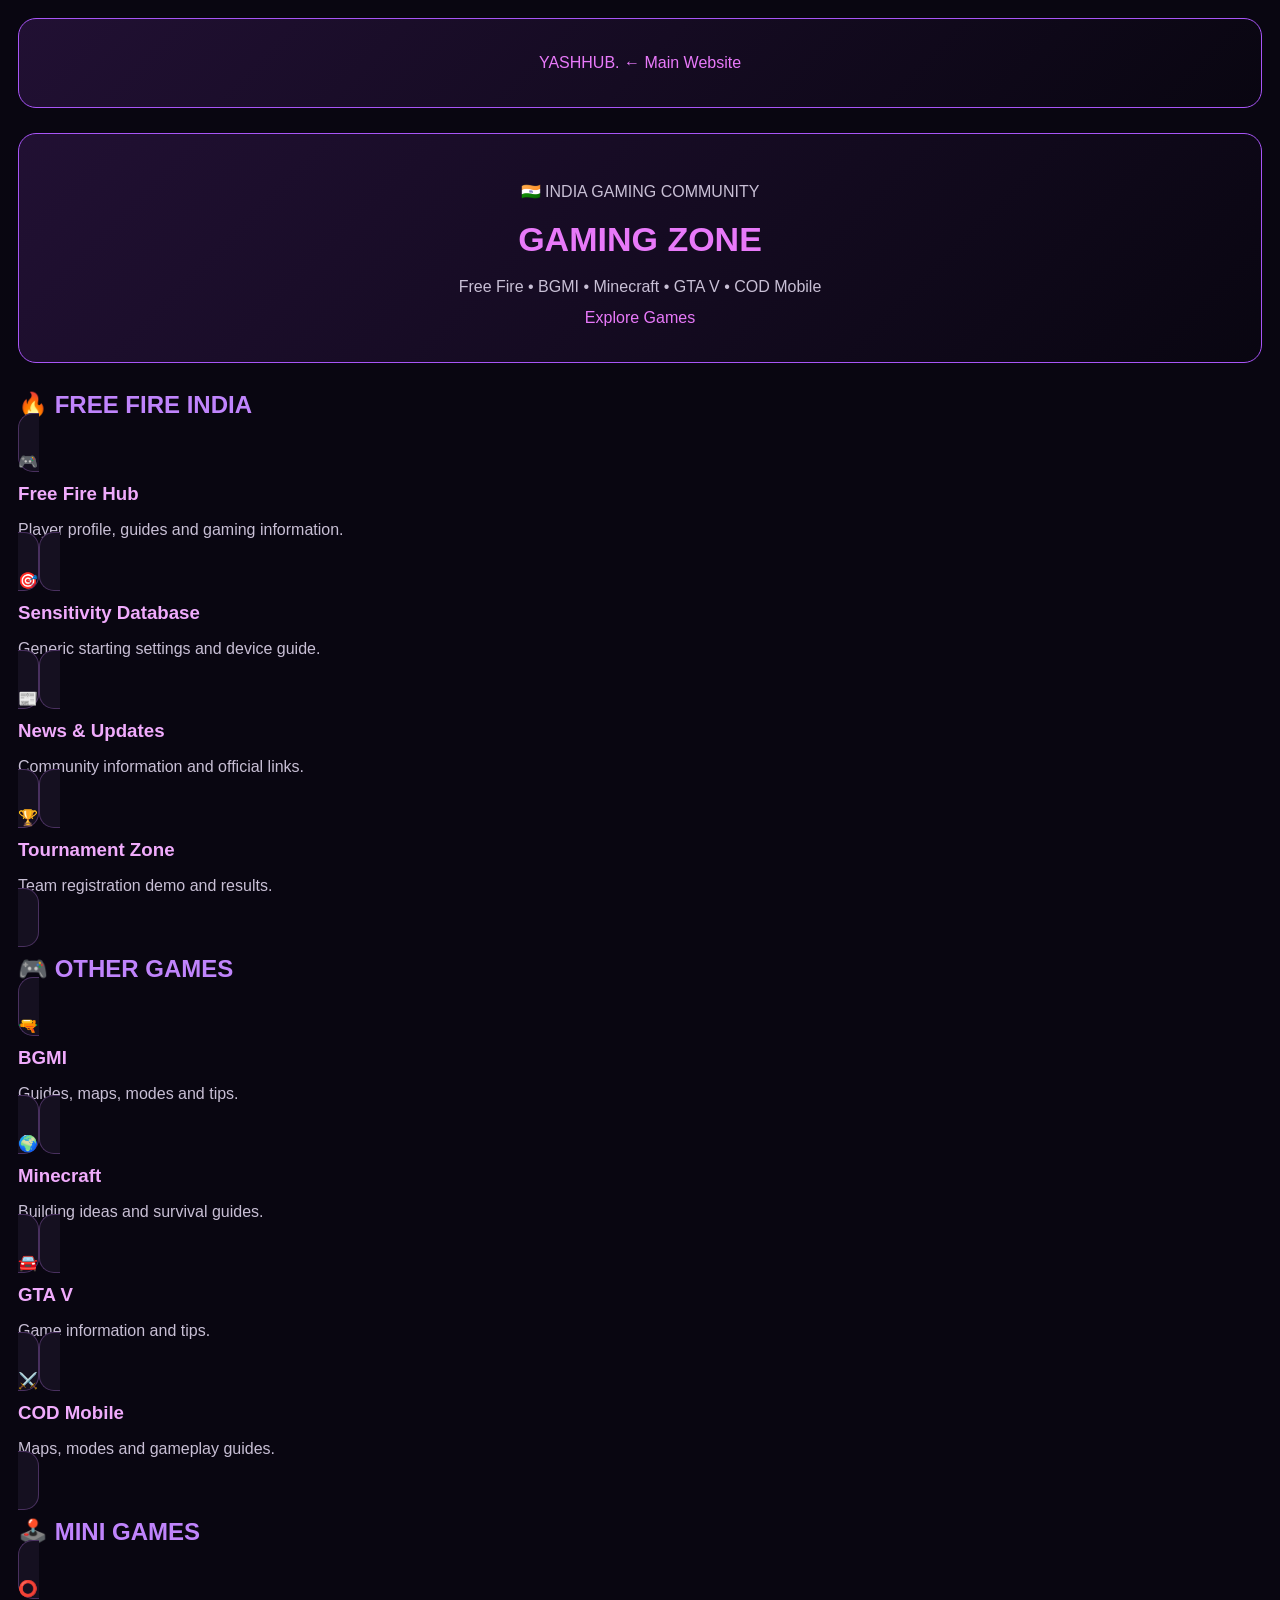
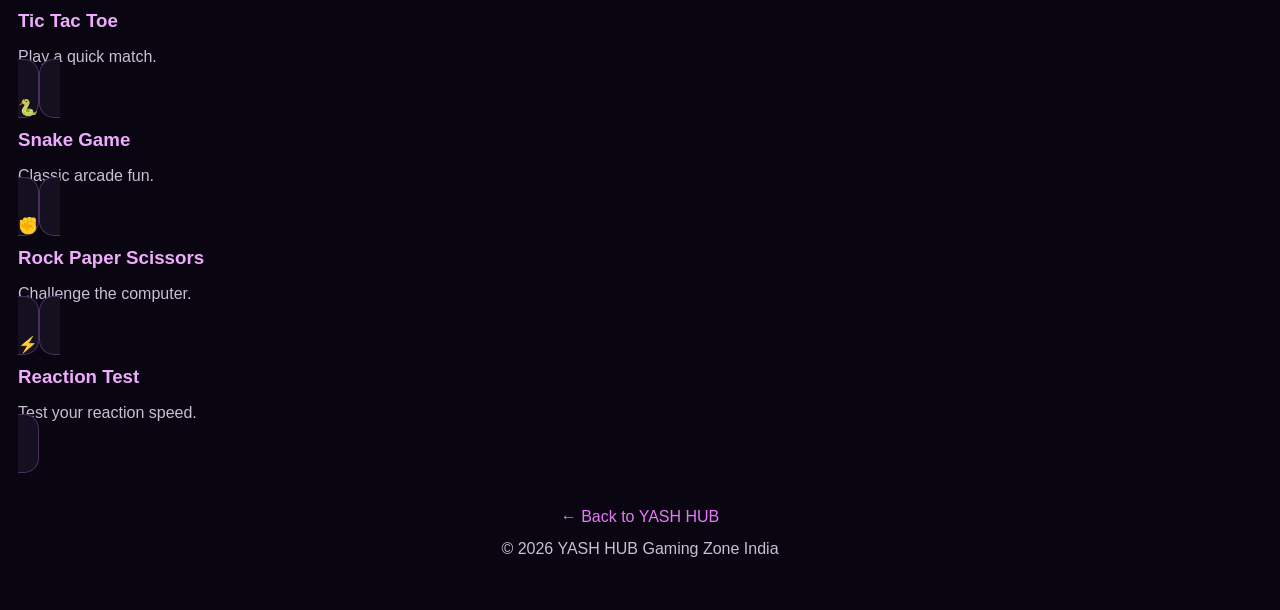
<file: gaming/index.html>
<!DOCTYPE html>
<html lang="en">
<head>
<meta charset="UTF-8">
<meta name="viewport" content="width=device-width, initial-scale=1.0">
<meta name="theme-color" content="#090611">
<title>YASH HUB | Gaming Zone India</title>
<link rel="stylesheet" href="gaming.css">
</head>
<body>
<header>
  <a href="../index.html" class="logo">YASH<span>HUB.</span></a>
  <a href="../index.html" class="back">← Main Website</a>
</header>

<section class="hero">
  <p class="tag">🇮🇳 INDIA GAMING COMMUNITY</p>
  <h1>GAMING <span>ZONE</span></h1>
  <p>Free Fire • BGMI • Minecraft • GTA V • COD Mobile</p>
  <a href="#games" class="btn">Explore Games</a>
</section>

<section id="freefire" class="section">
  <h2>🔥 FREE FIRE <span>INDIA</span></h2>
  <div class="grid">
    <a class="card game-link" href="free-fire.html"><div class="emoji">🎮</div><h3>Free Fire Hub</h3><p>Player profile, guides and gaming information.</p></a>
    <a class="card game-link" href="sensitivity-database.html"><div class="emoji">🎯</div><h3>Sensitivity Database</h3><p>Generic starting settings and device guide.</p></a>
    <a class="card game-link" href="free-fire-news.html"><div class="emoji">📰</div><h3>News & Updates</h3><p>Community information and official links.</p></a>
    <a class="card game-link" href="tournament.html"><div class="emoji">🏆</div><h3>Tournament Zone</h3><p>Team registration demo and results.</p></a>
  </div>
</section>

<section id="games" class="section">
  <h2>🎮 OTHER <span>GAMES</span></h2>
  <div class="grid">
    <a class="card game-link" href="bgmi.html"><div class="emoji">🔫</div><h3>BGMI</h3><p>Guides, maps, modes and tips.</p></a>
    <a class="card game-link" href="minecraft.html"><div class="emoji">🌍</div><h3>Minecraft</h3><p>Building ideas and survival guides.</p></a>
    <a class="card game-link" href="gta.html"><div class="emoji">🚘</div><h3>GTA V</h3><p>Game information and tips.</p></a>
    <a class="card game-link" href="cod-mobile.html"><div class="emoji">⚔️</div><h3>COD Mobile</h3><p>Maps, modes and gameplay guides.</p></a>
  </div>
</section>

<section class="section">
  <h2>🕹️ MINI <span>GAMES</span></h2>
  <div class="grid">
    <a class="card game-link" href="tic-tac-toe.html"><div class="emoji">⭕</div><h3>Tic Tac Toe</h3><p>Play a quick match.</p></a>
    <a class="card game-link" href="snake.html"><div class="emoji">🐍</div><h3>Snake Game</h3><p>Classic arcade fun.</p></a>
    <a class="card game-link" href="rock-paper-scissors.html"><div class="emoji">✊</div><h3>Rock Paper Scissors</h3><p>Challenge the computer.</p></a>
    <a class="card game-link" href="reaction.html"><div class="emoji">⚡</div><h3>Reaction Test</h3><p>Test your reaction speed.</p></a>
  </div>
</section>

<footer>
  <a href="../index.html">← Back to YASH HUB</a>
  <p>© 2026 YASH HUB Gaming Zone India</p>
</footer>
</body>
</html>
</file>
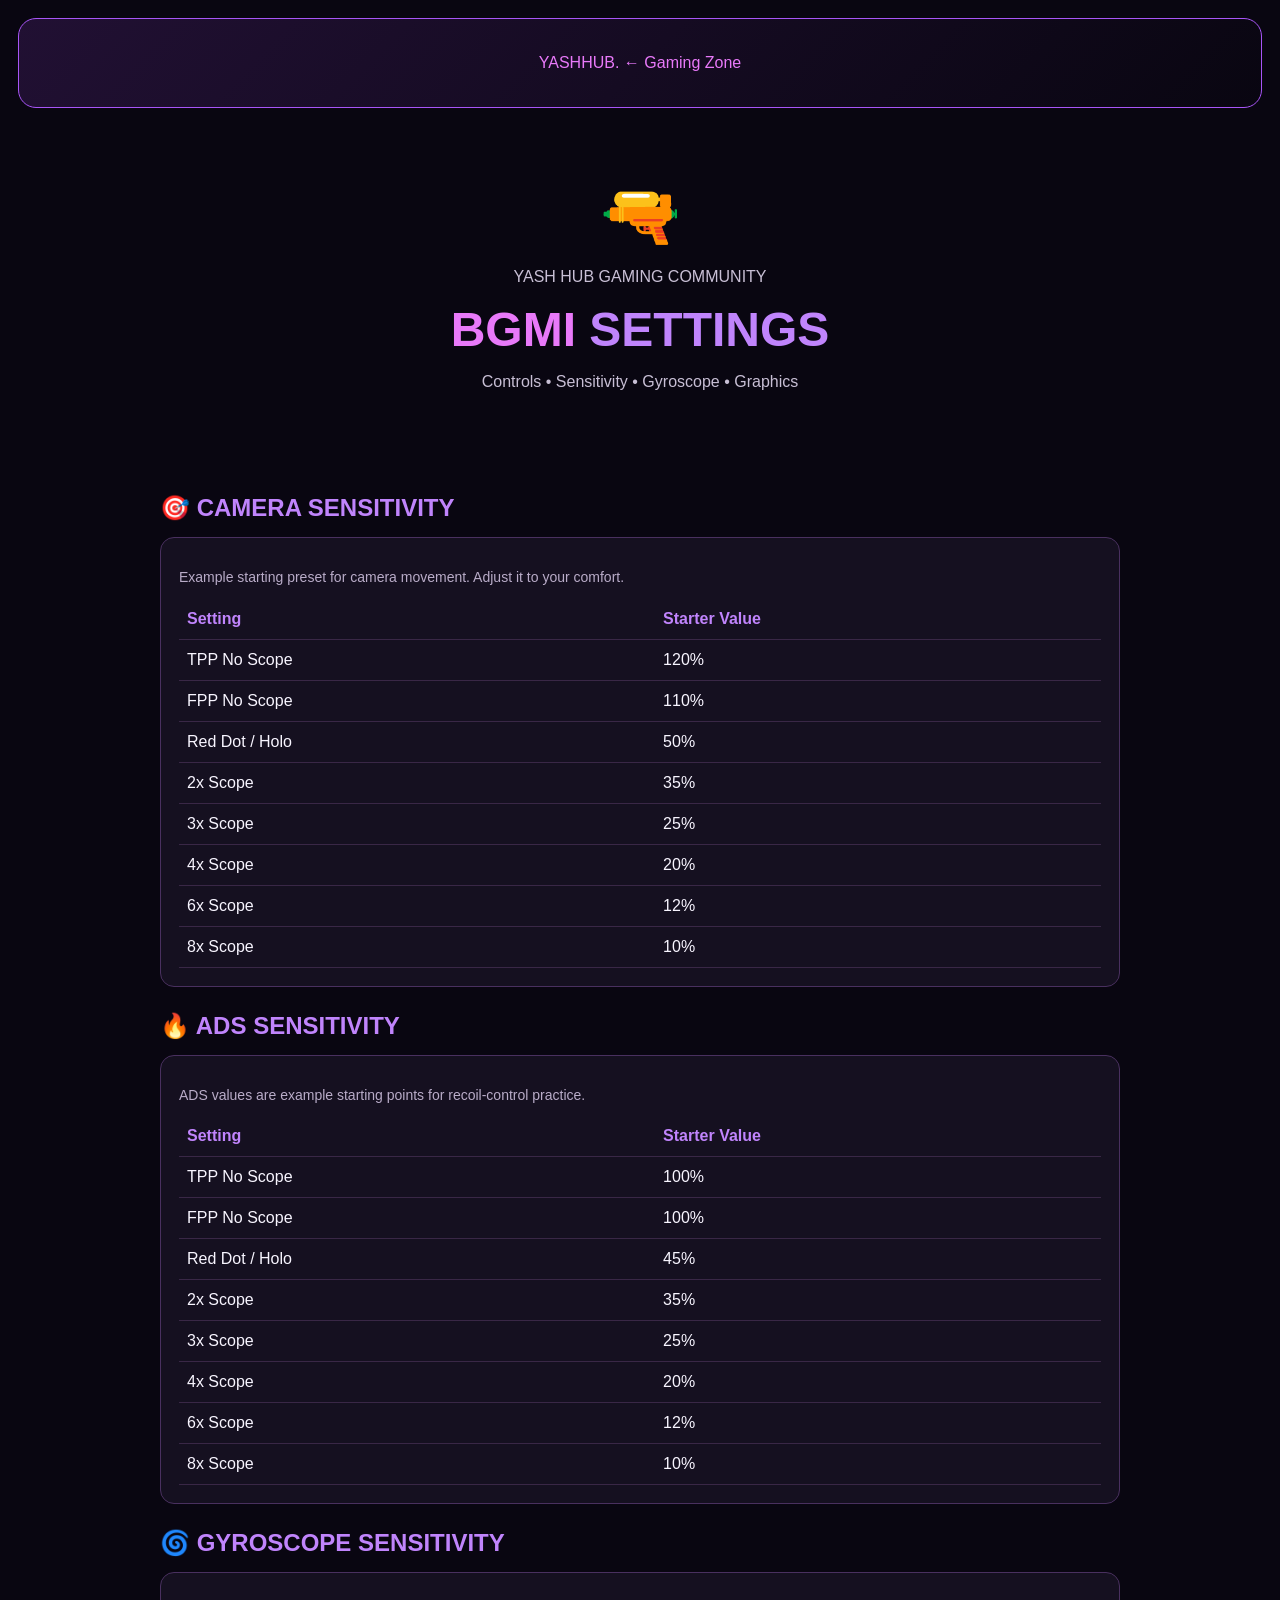
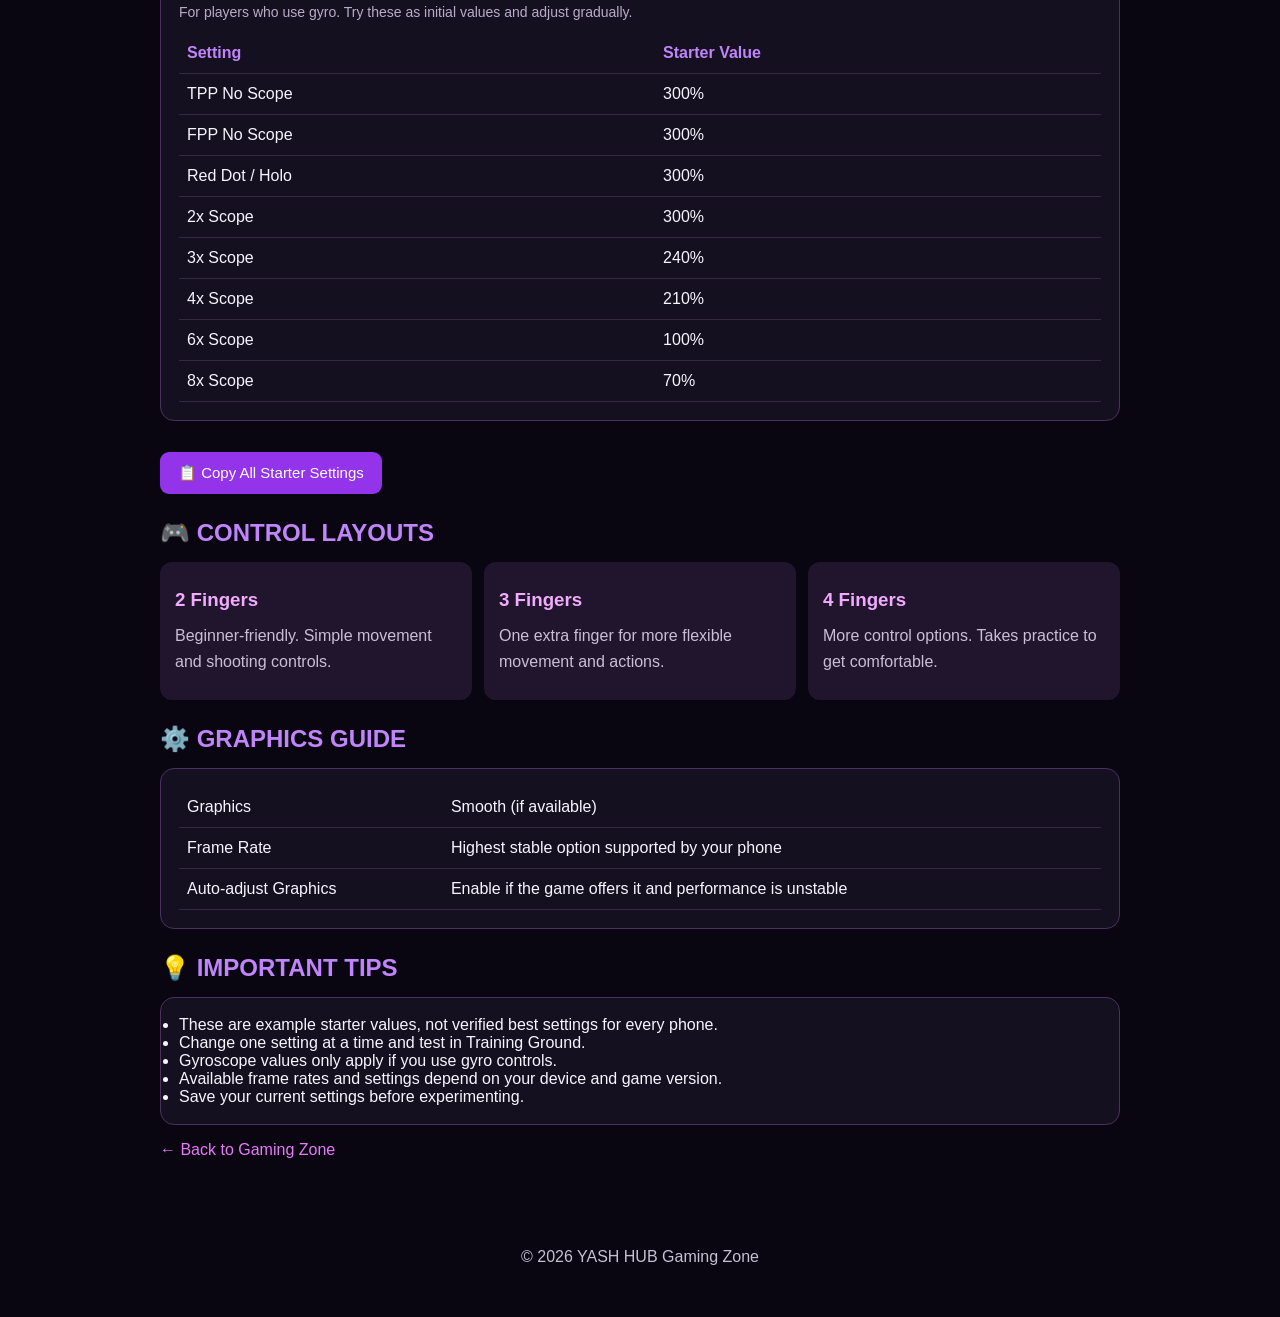
<file: gaming/bgmi.html>
<!DOCTYPE html>
<html lang="en">
<head>
<meta charset="UTF-8">
<meta name="viewport" content="width=device-width, initial-scale=1.0">
<meta name="theme-color" content="#090611">
<title>BGMI Settings & Sensitivity | YASH HUB</title>
<link rel="stylesheet" href="gaming.css">
<style>
.bgmi-wrap{max-width:1000px;margin:auto;padding:20px}
.bgmi-hero{text-align:center;padding:45px 15px}
.bgmi-hero .big{font-size:65px}
.bgmi-hero h1{font-size:clamp(30px,7vw,48px);margin:12px}
.bgmi-hero h1 span,.bgmi-wrap h2 span{color:#c084fc}
.bgmi-wrap h2{margin:25px 0 15px}
.setting-card{background:#151020;border:1px solid #49305f;border-radius:14px;padding:18px;margin-bottom:16px}
.setting-card h3{margin-bottom:12px}
.setting-table{width:100%;border-collapse:collapse}
.setting-table td,.setting-table th{padding:11px 8px;text-align:left;border-bottom:1px solid #392746}
.setting-table th{color:#c084fc}
.copy-btn{background:#9333ea;color:white;border:0;border-radius:9px;padding:12px 18px;margin-top:15px;font-size:15px}
.note{color:#b9acc8;font-size:14px;line-height:1.6}
.layout-grid{display:grid;grid-template-columns:repeat(auto-fit,minmax(180px,1fr));gap:12px}
.layout-item{background:#21152e;padding:15px;border-radius:12px}
</style>
</head>
<body>
<header>
<a href="index.html" class="logo">YASH<span>HUB.</span></a>
<a href="index.html" class="back">← Gaming Zone</a>
</header>

<section class="bgmi-hero">
<div class="big">🔫</div>
<p class="tag">YASH HUB GAMING COMMUNITY</p>
<h1>BGMI <span>SETTINGS</span></h1>
<p>Controls • Sensitivity • Gyroscope • Graphics</p>
</section>

<main class="bgmi-wrap">

<h2>🎯 CAMERA <span>SENSITIVITY</span></h2>
<div class="setting-card">
<p class="note">Example starting preset for camera movement. Adjust it to your comfort.</p>
<table class="setting-table">
<tr><th>Setting</th><th>Starter Value</th></tr>
<tr><td>TPP No Scope</td><td>120%</td></tr>
<tr><td>FPP No Scope</td><td>110%</td></tr>
<tr><td>Red Dot / Holo</td><td>50%</td></tr>
<tr><td>2x Scope</td><td>35%</td></tr>
<tr><td>3x Scope</td><td>25%</td></tr>
<tr><td>4x Scope</td><td>20%</td></tr>
<tr><td>6x Scope</td><td>12%</td></tr>
<tr><td>8x Scope</td><td>10%</td></tr>
</table>
</div>

<h2>🔥 ADS <span>SENSITIVITY</span></h2>
<div class="setting-card">
<p class="note">ADS values are example starting points for recoil-control practice.</p>
<table class="setting-table">
<tr><th>Setting</th><th>Starter Value</th></tr>
<tr><td>TPP No Scope</td><td>100%</td></tr>
<tr><td>FPP No Scope</td><td>100%</td></tr>
<tr><td>Red Dot / Holo</td><td>45%</td></tr>
<tr><td>2x Scope</td><td>35%</td></tr>
<tr><td>3x Scope</td><td>25%</td></tr>
<tr><td>4x Scope</td><td>20%</td></tr>
<tr><td>6x Scope</td><td>12%</td></tr>
<tr><td>8x Scope</td><td>10%</td></tr>
</table>
</div>

<h2>🌀 GYROSCOPE <span>SENSITIVITY</span></h2>
<div class="setting-card">
<p class="note">For players who use gyro. Try these as initial values and adjust gradually.</p>
<table class="setting-table">
<tr><th>Setting</th><th>Starter Value</th></tr>
<tr><td>TPP No Scope</td><td>300%</td></tr>
<tr><td>FPP No Scope</td><td>300%</td></tr>
<tr><td>Red Dot / Holo</td><td>300%</td></tr>
<tr><td>2x Scope</td><td>300%</td></tr>
<tr><td>3x Scope</td><td>240%</td></tr>
<tr><td>4x Scope</td><td>210%</td></tr>
<tr><td>6x Scope</td><td>100%</td></tr>
<tr><td>8x Scope</td><td>70%</td></tr>
</table>
</div>

<button class="copy-btn" onclick="copySettings()">📋 Copy All Starter Settings</button>
<p id="copyStatus" class="note" aria-live="polite"></p>

<h2>🎮 CONTROL <span>LAYOUTS</span></h2>
<div class="layout-grid">
<div class="layout-item"><h3>2 Fingers</h3><p>Beginner-friendly. Simple movement and shooting controls.</p></div>
<div class="layout-item"><h3>3 Fingers</h3><p>One extra finger for more flexible movement and actions.</p></div>
<div class="layout-item"><h3>4 Fingers</h3><p>More control options. Takes practice to get comfortable.</p></div>
</div>

<h2>⚙️ GRAPHICS <span>GUIDE</span></h2>
<div class="setting-card">
<table class="setting-table">
<tr><td>Graphics</td><td>Smooth (if available)</td></tr>
<tr><td>Frame Rate</td><td>Highest stable option supported by your phone</td></tr>
<tr><td>Auto-adjust Graphics</td><td>Enable if the game offers it and performance is unstable</td></tr>
</table>
</div>

<h2>💡 IMPORTANT <span>TIPS</span></h2>
<div class="setting-card">
<ul>
<li>These are example starter values, not verified best settings for every phone.</li>
<li>Change one setting at a time and test in Training Ground.</li>
<li>Gyroscope values only apply if you use gyro controls.</li>
<li>Available frame rates and settings depend on your device and game version.</li>
<li>Save your current settings before experimenting.</li>
</ul>
</div>

<a class="back-link" href="index.html">← Back to Gaming Zone</a>
</main>

<footer><p>© 2026 YASH HUB Gaming Zone</p></footer>

<script>
function copySettings(){
const text = `BGMI STARTER SETTINGS
CAMERA: TPP 120, FPP 110, Red Dot 50, 2x 35, 3x 25, 4x 20, 6x 12, 8x 10
ADS: TPP 100, FPP 100, Red Dot 45, 2x 35, 3x 25, 4x 20, 6x 12, 8x 10
GYROSCOPE: TPP 300, FPP 300, Red Dot 300, 2x 300, 3x 240, 4x 210, 6x 100, 8x 70
Note: Example starting values. Adjust for your device and comfort.`;
navigator.clipboard.writeText(text).then(()=>{
document.getElementById('copyStatus').textContent='Settings copied!';
}).catch(()=>{
document.getElementById('copyStatus').textContent='Copy not supported in this browser.';
});
}
</script>
</body>
</html>
</file>
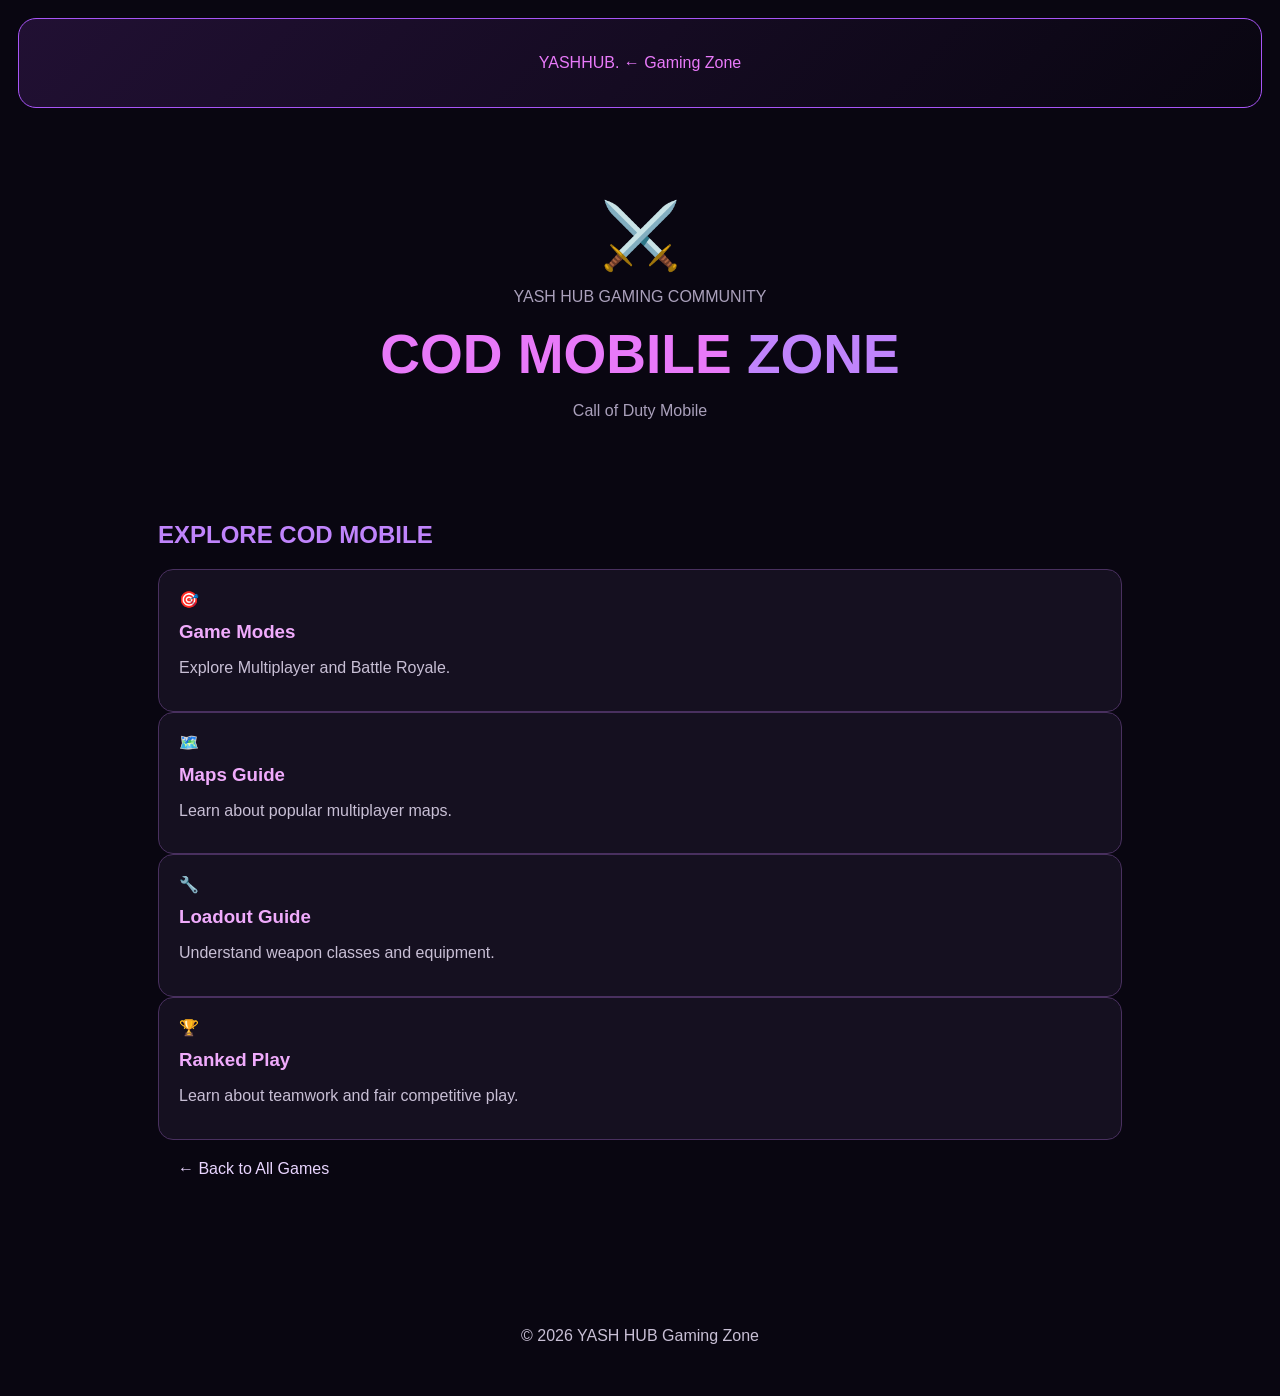
<file: gaming/cod-mobile.html>
<!DOCTYPE html>
<html lang="en">
<head>
<meta charset="UTF-8">
<meta name="viewport" content="width=device-width, initial-scale=1.0">
<meta name="theme-color" content="#090611">
<title>COD MOBILE | YASH HUB Gaming</title>
<link rel="stylesheet" href="gaming.css">
<style>
.game-hero{text-align:center;padding:65px 20px 35px}
.game-hero .big{font-size:65px}
.game-hero h1{font-size:clamp(34px,8vw,55px);margin:12px 0}
.game-hero h1 span{color:#c084fc}
.game-hero p{color:#aaa0bb}
.info{max-width:1000px;margin:auto;padding:25px 18px 60px}
.info h2{margin-bottom:20px}
.info h2 span{color:#c084fc}
.back-link{display:inline-block;margin:20px;color:#e9d5ff;text-decoration:none}
</style>
</head>
<body>
<header>
<a href="index.html" class="logo">YASH<span>HUB.</span></a>
<a href="index.html" class="back">← Gaming Zone</a>
</header>
<section class="game-hero">
<div class="big">⚔️</div>
<p class="tag">YASH HUB GAMING COMMUNITY</p>
<h1>COD MOBILE <span>ZONE</span></h1>
<p>Call of Duty Mobile</p>
</section>
<section class="info">
<h2>EXPLORE <span>COD MOBILE</span></h2>
<div class="grid">
<article class="card"><div class="emoji">🎯</div><h3>Game Modes</h3><p>Explore Multiplayer and Battle Royale.</p></article><article class="card"><div class="emoji">🗺️</div><h3>Maps Guide</h3><p>Learn about popular multiplayer maps.</p></article><article class="card"><div class="emoji">🔧</div><h3>Loadout Guide</h3><p>Understand weapon classes and equipment.</p></article><article class="card"><div class="emoji">🏆</div><h3>Ranked Play</h3><p>Learn about teamwork and fair competitive play.</p></article>
</div>
<a class="back-link" href="index.html">← Back to All Games</a>
</section>
<footer><p>© 2026 YASH HUB Gaming Zone</p></footer>
</body>
</html>
</file>
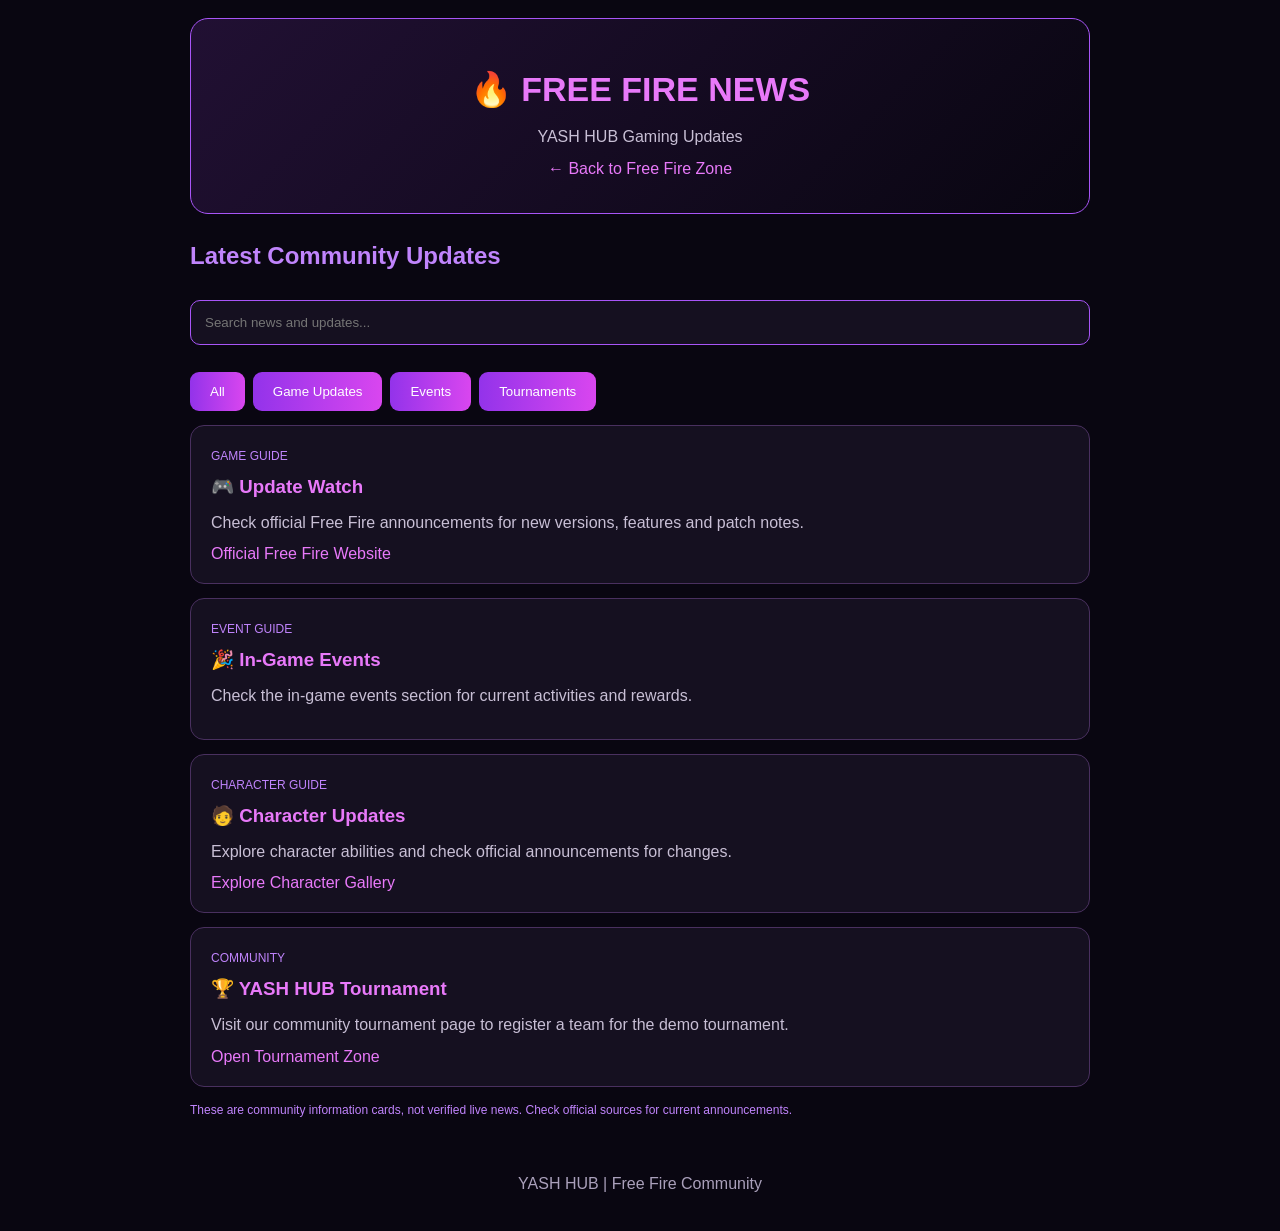
<file: gaming/free-fire-news.html>
<!DOCTYPE html>
<html lang="en">
<head>
<meta charset="UTF-8">
<meta name="viewport" content="width=device-width, initial-scale=1">
<title>Free Fire News | YASH HUB</title>
<link rel="stylesheet" href="gaming.css">
<style>
.news-wrap{max-width:900px;margin:auto}
.news-search{width:100%;padding:14px;background:#151020;color:white;border:1px solid #a855f7;border-radius:10px;margin:15px 0}
.news-card{background:#151020;border:1px solid #49305f;border-radius:14px;padding:20px;margin:14px 0}
.news-card h3{color:#e879f9}
.tag{color:#c084fc;font-size:12px}
.news-buttons{display:flex;gap:8px;flex-wrap:wrap}
</style>
</head>
<body>
<div class="news-wrap">
<header>
<h1>🔥 FREE FIRE NEWS</h1>
<p>YASH HUB Gaming Updates</p>
<a href="free-fire.html">← Back to Free Fire Zone</a>
</header>

<h2>Latest Community Updates</h2>

<input class="news-search" id="search" placeholder="Search news and updates...">

<div class="news-buttons">
<button onclick="filterNews('all')">All</button>
<button onclick="filterNews('game')">Game Updates</button>
<button onclick="filterNews('event')">Events</button>
<button onclick="filterNews('tournament')">Tournaments</button>
</div>

<div id="newsList">
<article class="news-card" data-type="game">
<span class="tag">GAME GUIDE</span>
<h3>🎮 Update Watch</h3>
<p>Check official Free Fire announcements for new versions, features and patch notes.</p>
<a href="https://ff.garena.com/" target="_blank" rel="noopener">Official Free Fire Website</a>
</article>

<article class="news-card" data-type="event">
<span class="tag">EVENT GUIDE</span>
<h3>🎉 In-Game Events</h3>
<p>Check the in-game events section for current activities and rewards.</p>
</article>

<article class="news-card" data-type="game">
<span class="tag">CHARACTER GUIDE</span>
<h3>🧑 Character Updates</h3>
<p>Explore character abilities and check official announcements for changes.</p>
<a href="free-fire.html">Explore Character Gallery</a>
</article>

<article class="news-card" data-type="tournament">
<span class="tag">COMMUNITY</span>
<h3>🏆 YASH HUB Tournament</h3>
<p>Visit our community tournament page to register a team for the demo tournament.</p>
<a href="tournament.html">Open Tournament Zone</a>
</article>
</div>

<p id="noResults" style="display:none">No matching updates found.</p>
<p class="tag">These are community information cards, not verified live news. Check official sources for current announcements.</p>

<footer>YASH HUB | Free Fire Community</footer>
</div>

<script>
function filterNews(type){
 const q=document.getElementById("search").value.toLowerCase();
 let count=0;
 document.querySelectorAll(".news-card").forEach(card=>{
  const matchType=type==="all"||card.dataset.type===type;
  const matchText=card.textContent.toLowerCase().includes(q);
  card.style.display=matchType&&matchText?"":"none";
  if(matchType&&matchText)count++;
 });
 document.getElementById("noResults").style.display=count?"none":"block";
}
document.getElementById("search").addEventListener("input",()=>filterNews("all"));
</script>
</body>
</html>
</file>
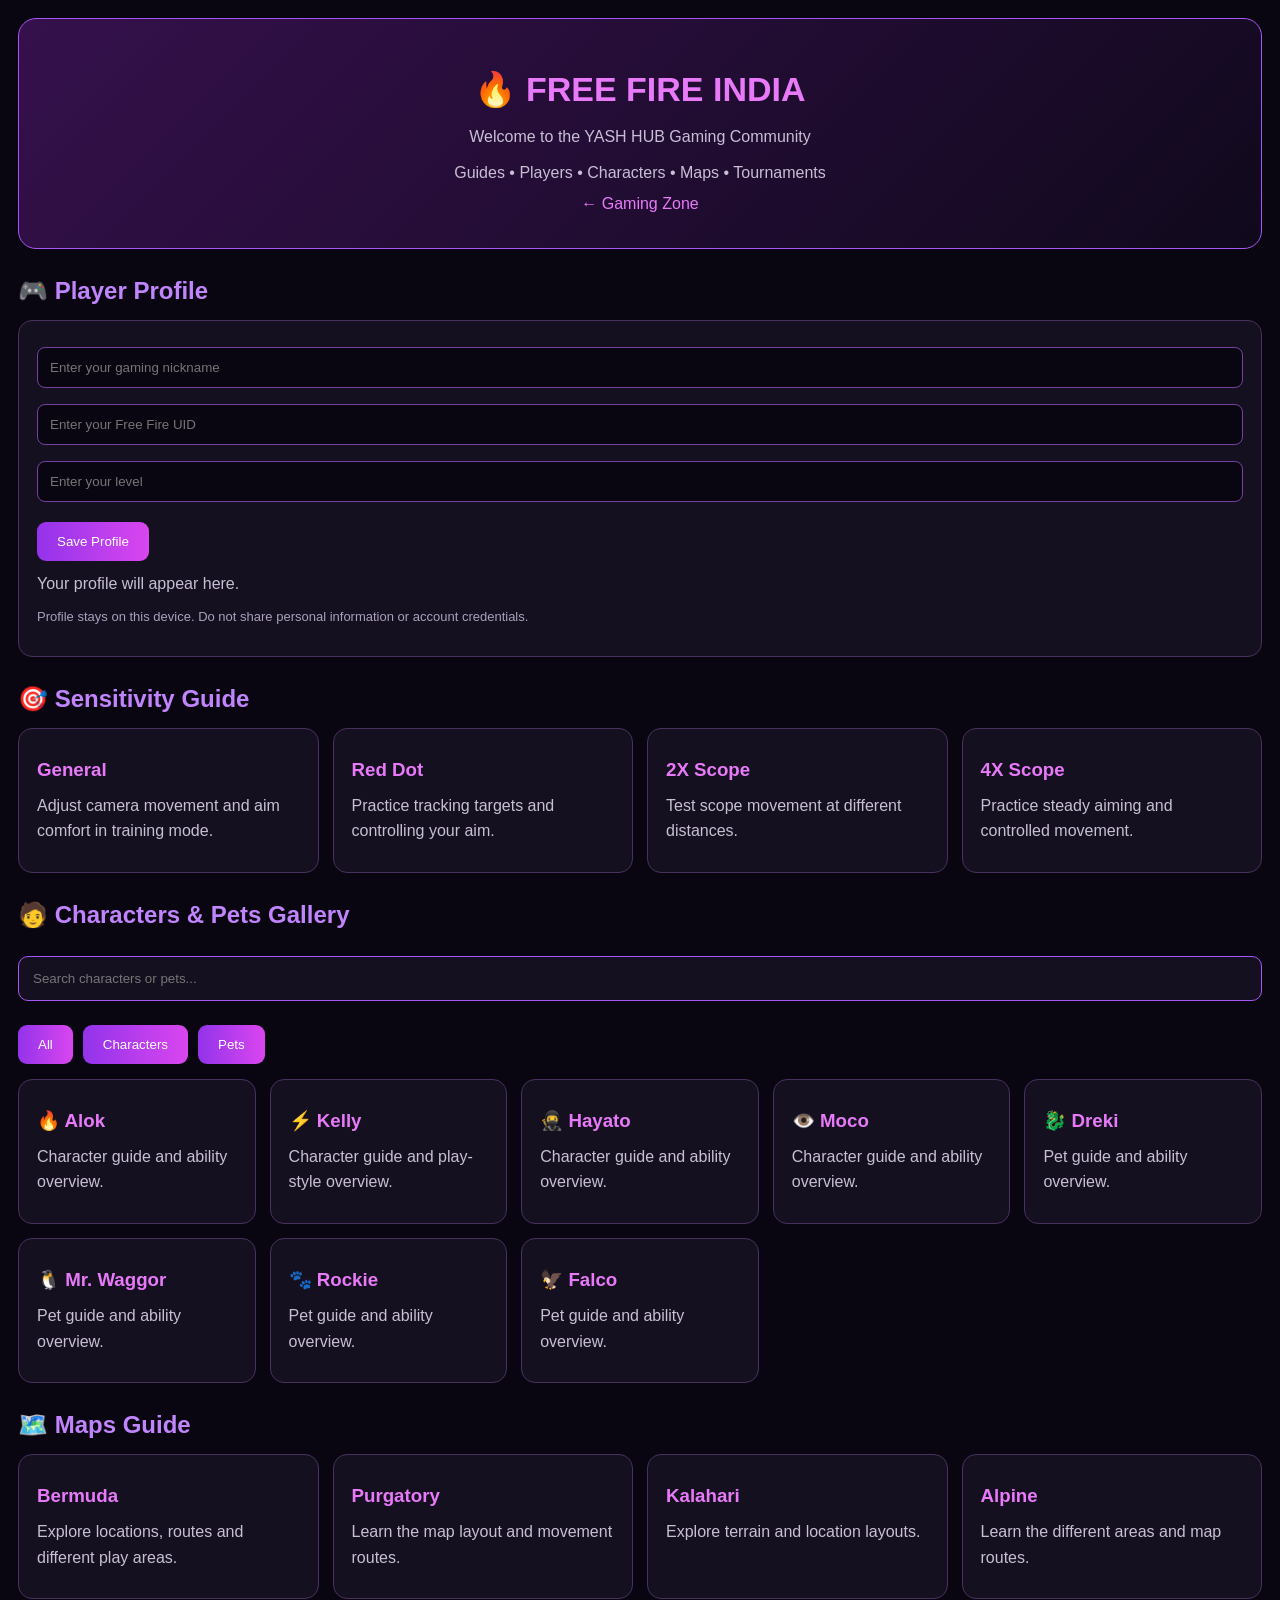
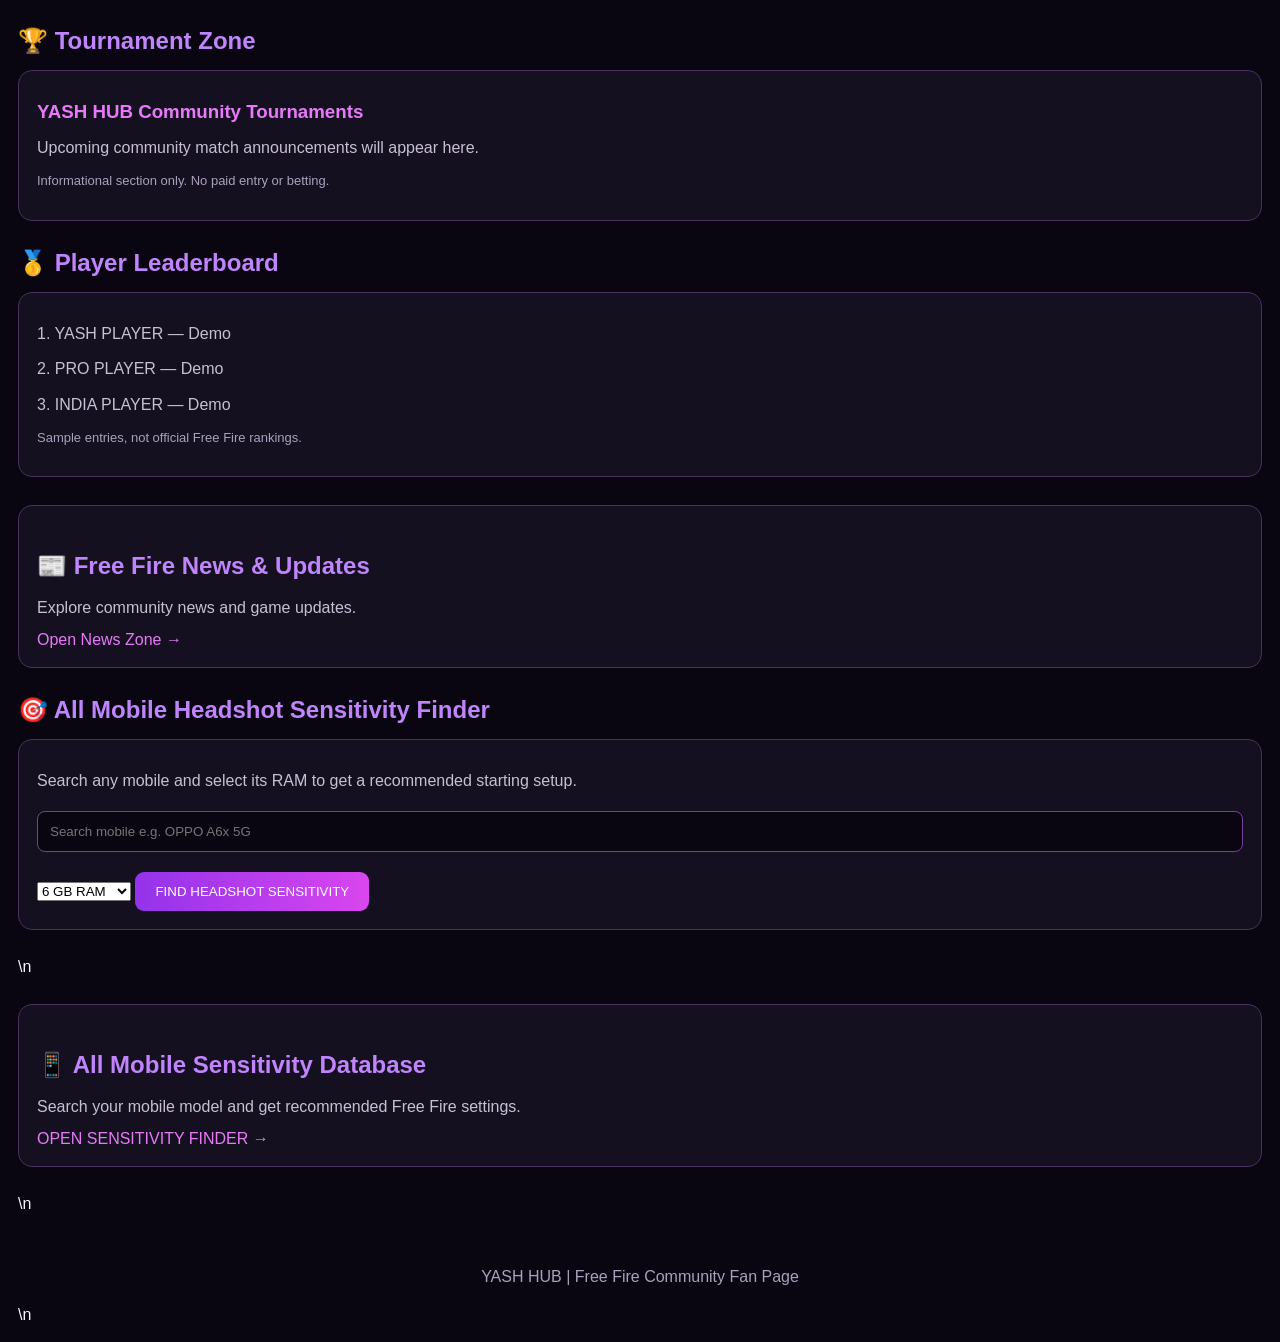
<file: gaming/free-fire.html>
<!DOCTYPE html>
<html lang="en">
<head>
<meta charset="UTF-8">
<meta name="viewport" content="width=device-width, initial-scale=1">
<title>Free Fire India | YASH HUB</title>
<link rel="stylesheet" href="gaming.css">
<style>
.ff-hero{text-align:center;padding:35px 15px;background:linear-gradient(135deg,#35104c,#10091c);border:1px solid #a855f7;border-radius:18px;margin-bottom:25px}
.ff-hero h1{font-size:34px;color:#e879f9}
.ff-section{margin:28px 0}
.ff-card{background:#151020;border:1px solid #49305f;border-radius:14px;padding:18px}
.ff-card input{width:100%;padding:12px;margin:8px 0;background:#090611;color:white;border:1px solid #7541a0;border-radius:8px}
.ff-card button{cursor:pointer}
.ff-grid{display:grid;grid-template-columns:repeat(auto-fit,minmax(220px,1fr));gap:14px}
.ff-card h3{color:#e879f9}
.ff-note{color:#aaa0bb;font-size:13px}
</style>
</head>
<body>

<div class="ff-hero">
<h1>🔥 FREE FIRE INDIA</h1>
<p>Welcome to the YASH HUB Gaming Community</p>
<p>Guides • Players • Characters • Maps • Tournaments</p>
<a href="index.html">← Gaming Zone</a>
</div>

<section class="ff-section">
<h2>🎮 Player Profile</h2>
<div class="ff-card">
<input id="nickname" placeholder="Enter your gaming nickname">
<input id="uid" placeholder="Enter your Free Fire UID">
<input id="level" type="number" min="1" max="100" placeholder="Enter your level">
<button onclick="saveProfile()">Save Profile</button>
<p id="profileResult">Your profile will appear here.</p>
<p class="ff-note">Profile stays on this device. Do not share personal information or account credentials.</p>
</div>
</section>

<section class="ff-section">
<h2>🎯 Sensitivity Guide</h2>
<div class="ff-grid">
<div class="ff-card"><h3>General</h3><p>Adjust camera movement and aim comfort in training mode.</p></div>
<div class="ff-card"><h3>Red Dot</h3><p>Practice tracking targets and controlling your aim.</p></div>
<div class="ff-card"><h3>2X Scope</h3><p>Test scope movement at different distances.</p></div>
<div class="ff-card"><h3>4X Scope</h3><p>Practice steady aiming and controlled movement.</p></div>
</div>
</section>


<section class="ff-section">
<h2>🧑 Characters & Pets Gallery</h2>

<input id="ffSearch" placeholder="Search characters or pets..."
style="width:100%;padding:14px;background:#151020;color:white;border:1px solid #a855f7;border-radius:10px;margin:12px 0">

<div style="display:flex;gap:10px;flex-wrap:wrap;margin-bottom:15px">
<button onclick="filterFF('all')">All</button>
<button onclick="filterFF('character')">Characters</button>
<button onclick="filterFF('pet')">Pets</button>
</div>

<div class="ff-grid" id="ffGallery">
<div class="ff-card" data-type="character"><h3>🔥 Alok</h3><p>Character guide and ability overview.</p></div>
<div class="ff-card" data-type="character"><h3>⚡ Kelly</h3><p>Character guide and play-style overview.</p></div>
<div class="ff-card" data-type="character"><h3>🥷 Hayato</h3><p>Character guide and ability overview.</p></div>
<div class="ff-card" data-type="character"><h3>👁️ Moco</h3><p>Character guide and ability overview.</p></div>
<div class="ff-card" data-type="pet"><h3>🐉 Dreki</h3><p>Pet guide and ability overview.</p></div>
<div class="ff-card" data-type="pet"><h3>🐧 Mr. Waggor</h3><p>Pet guide and ability overview.</p></div>
<div class="ff-card" data-type="pet"><h3>🐾 Rockie</h3><p>Pet guide and ability overview.</p></div>
<div class="ff-card" data-type="pet"><h3>🦅 Falco</h3><p>Pet guide and ability overview.</p></div>
</div>
<p id="ffNoResults" style="display:none">No matching results found.</p>
</section>

<script>
function filterFF(type) {
 const query = document.getElementById("ffSearch").value.toLowerCase();
 let count = 0;
 document.querySelectorAll("#ffGallery .ff-card").forEach(card => {
   const matchType = type === "all" || card.dataset.type === type;
   const matchText = card.textContent.toLowerCase().includes(query);
   card.style.display = matchType && matchText ? "" : "none";
   if(matchType && matchText) count++;
 });
 document.getElementById("ffNoResults").style.display = count ? "none" : "block";
}
document.getElementById("ffSearch").addEventListener("input", () => filterFF("all"));
</script>


<section class="ff-section">
<h2>🗺️ Maps Guide</h2>
<div class="ff-grid">
<div class="ff-card"><h3>Bermuda</h3><p>Explore locations, routes and different play areas.</p></div>
<div class="ff-card"><h3>Purgatory</h3><p>Learn the map layout and movement routes.</p></div>
<div class="ff-card"><h3>Kalahari</h3><p>Explore terrain and location layouts.</p></div>
<div class="ff-card"><h3>Alpine</h3><p>Learn the different areas and map routes.</p></div>
</div>
</section>

<section class="ff-section">
<h2>🏆 Tournament Zone</h2>
<div class="ff-card">
<h3>YASH HUB Community Tournaments</h3>
<p>Upcoming community match announcements will appear here.</p>
<p class="ff-note">Informational section only. No paid entry or betting.</p>
</div>
</section>

<section class="ff-section">
<h2>🥇 Player Leaderboard</h2>
<div class="ff-card">
<p>1. YASH PLAYER — Demo</p>
<p>2. PRO PLAYER — Demo</p>
<p>3. INDIA PLAYER — Demo</p>
<p class="ff-note">Sample entries, not official Free Fire rankings.</p>
</div>
</section>

<section class="ff-section"><div class="ff-card"><h2>📰 Free Fire News & Updates</h2><p>Explore community news and game updates.</p><a href="free-fire-news.html">Open News Zone →</a></div></section>

<section class="ff-section" id="sensitivityFinder">
<h2>🎯 All Mobile Headshot Sensitivity Finder</h2>
<div class="ff-card">
<p>Search any mobile and select its RAM to get a recommended starting setup.</p>

<input id="deviceSearch" placeholder="Search mobile e.g. OPPO A6x 5G">

<select id="ramSelect">
<option value="2">2 GB RAM</option>
<option value="3">3 GB RAM</option>
<option value="4">4 GB RAM</option>
<option value="6" selected>6 GB RAM</option>
<option value="8">8 GB RAM</option>
<option value="12">12 GB RAM</option>
<option value="16">16 GB RAM</option>
<option value="24">24 GB RAM</option>
</select>

<button onclick="generateSensitivity()">FIND HEADSHOT SENSITIVITY</button>

<div id="sensitivityResult" style="display:none;margin-top:20px">
<h3 id="deviceTitle"></h3>
<div id="sensitivityValues"></div>
<p id="sensitivityNote" class="ff-note"></p>
<button onclick="copySensitivity()">COPY ALL SETTINGS</button>
</div>
</div>
</section>
\n
<section class="ff-section">
<div class="ff-card">
<h2>📱 All Mobile Sensitivity Database</h2>
<p>Search your mobile model and get recommended Free Fire settings.</p>
<a href="sensitivity-database.html">OPEN SENSITIVITY FINDER →</a>
</div>
</section>
\n<footer>YASH HUB | Free Fire Community Fan Page</footer>

<script>
function saveProfile(){
 const name=document.getElementById("nickname").value.trim();
 const level=document.getElementById("level").value;
 const uid=document.getElementById("uid").value.trim();
 if(!name){alert("Enter your nickname");return}
 if(!uid){alert("Enter your UID");return}
 if(!level || level<1 || level>100){alert("Enter a level from 1 to 100");return}
 localStorage.setItem("ff_profile",JSON.stringify({name,uid,level}));
 showProfile();
}
function showProfile(){
 const p=JSON.parse(localStorage.getItem("ff_profile")||"null");
 if(p){
 document.getElementById("nickname").value=p.name;
 document.getElementById("level").value=p.level;
 document.getElementById("uid").value=p.uid||"";
 document.getElementById("profileResult").textContent="Player: "+p.name+" | UID: "+(p.uid||"Not set")+" | Level: "+p.level;
 }
}
showProfile();
</script>

<script>
let currentSensitivity = {};

function generateSensitivity() {
 const device = document.getElementById("deviceSearch").value.trim();
 const ram = Number(document.getElementById("ramSelect").value);

 if(!device) {
   alert("Enter your mobile model first!");
   return;
 }

 // Recommended starting values, not verified device-specific measurements.
 let adjustment = ram <= 3 ? -10 : ram <= 4 ? -5 : ram <= 6 ? 0 : ram <= 8 ? 3 : 5;

 currentSensitivity = {
   "General": Math.min(200,190+adjustment),
   "Red Dot": Math.min(200,185+adjustment),
   "2X Scope": Math.min(200,180+adjustment),
   "4X Scope": Math.min(200,170+adjustment),
   "Sniper Scope": Math.min(200,100+adjustment),
   "Free Look": Math.min(200,150+adjustment),
   "Fire Button Size": 50
 };

 document.getElementById("deviceTitle").textContent =
   device + " | " + ram + "GB RAM";

 document.getElementById("sensitivityValues").innerHTML =
   Object.entries(currentSensitivity).map(([key,value]) =>
     `<p style="padding:9px;border-bottom:1px solid #49305f">
     <b>${key}</b>: ${value}</p>`
   ).join("");

 document.getElementById("sensitivityNote").textContent =
   "Recommended starting values only. These are not verified measurements for this exact phone. Test and adjust in the game's training mode.";

 document.getElementById("sensitivityResult").style.display="block";
}

function copySensitivity() {
 const device = document.getElementById("deviceSearch").value;
 const ram = document.getElementById("ramSelect").value;
 const text = "YASH HUB Free Fire Sensitivity\n"+device+
 " | "+ram+"GB RAM\n"+
 Object.entries(currentSensitivity).map(([k,v])=>k+": "+v).join("\n");

 if(navigator.clipboard && navigator.clipboard.writeText) {
   navigator.clipboard.writeText(text)
    .then(()=>alert("Settings copied!"))
    .catch(()=>alert("Copy unavailable. Please copy manually."));
 } else {
   alert("Clipboard unavailable in this browser.");
 }
}
</script>
\n</body>
</html>
</file>
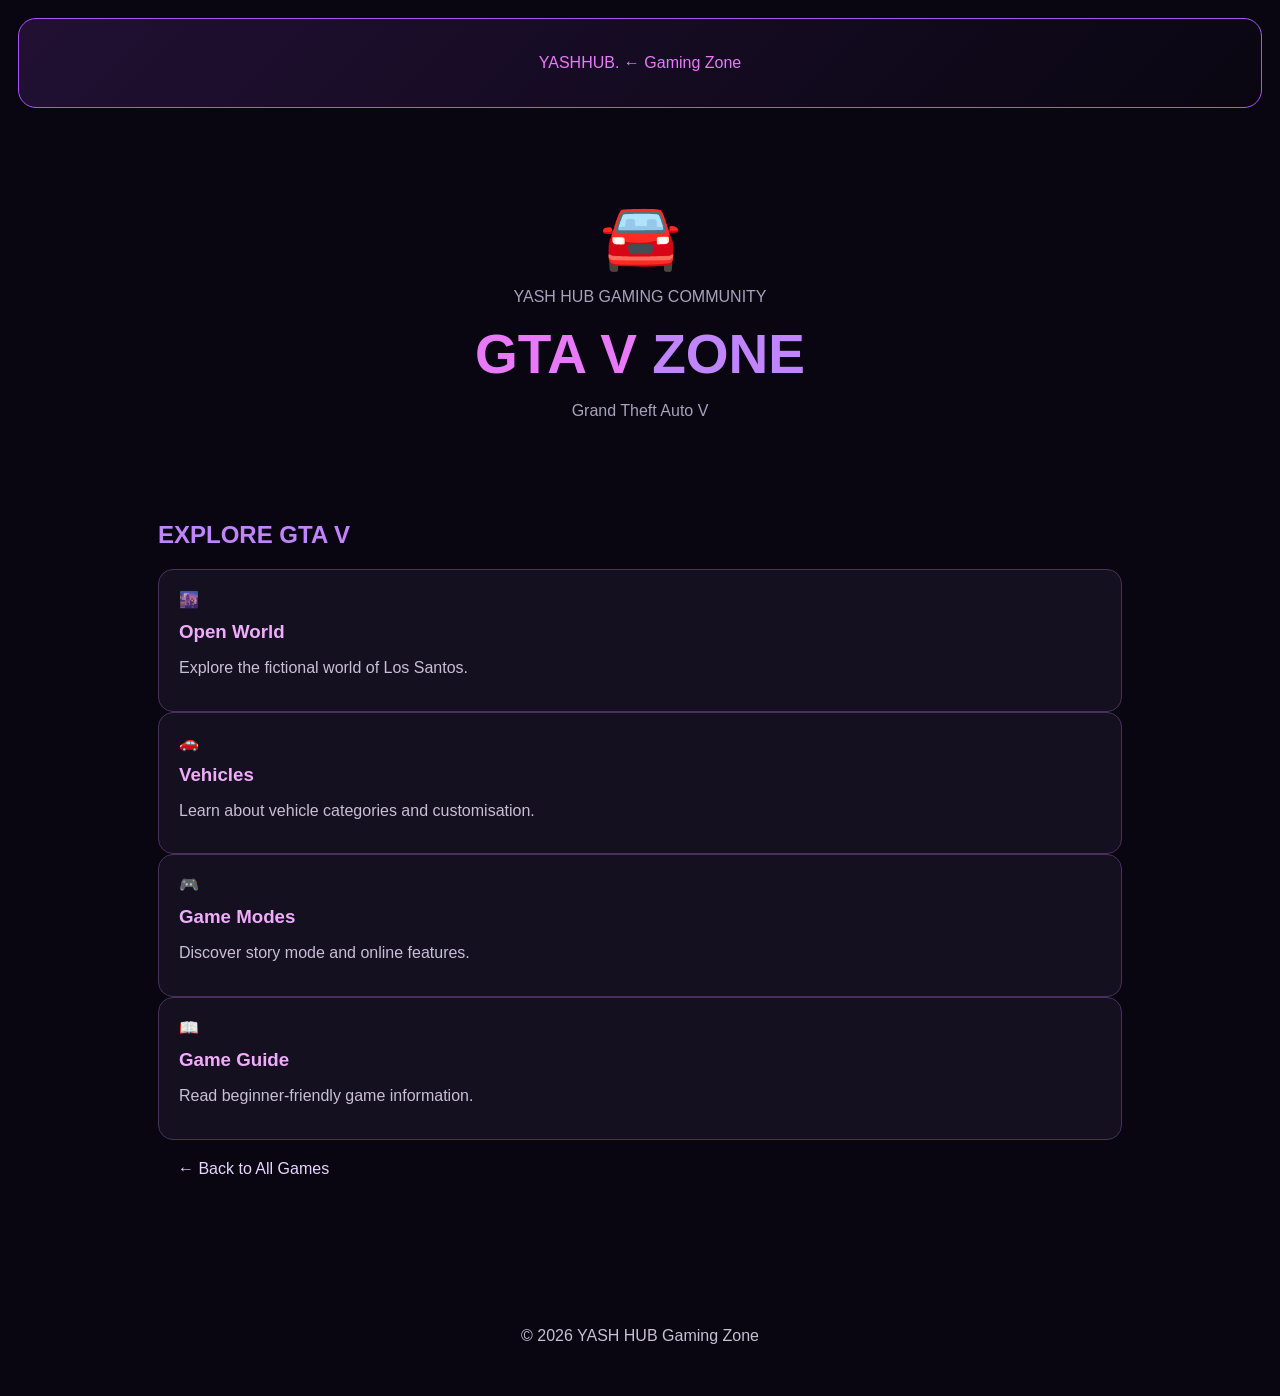
<file: gaming/gta.html>
<!DOCTYPE html>
<html lang="en">
<head>
<meta charset="UTF-8">
<meta name="viewport" content="width=device-width, initial-scale=1.0">
<meta name="theme-color" content="#090611">
<title>GTA V | YASH HUB Gaming</title>
<link rel="stylesheet" href="gaming.css">
<style>
.game-hero{text-align:center;padding:65px 20px 35px}
.game-hero .big{font-size:65px}
.game-hero h1{font-size:clamp(34px,8vw,55px);margin:12px 0}
.game-hero h1 span{color:#c084fc}
.game-hero p{color:#aaa0bb}
.info{max-width:1000px;margin:auto;padding:25px 18px 60px}
.info h2{margin-bottom:20px}
.info h2 span{color:#c084fc}
.back-link{display:inline-block;margin:20px;color:#e9d5ff;text-decoration:none}
</style>
</head>
<body>
<header>
<a href="index.html" class="logo">YASH<span>HUB.</span></a>
<a href="index.html" class="back">← Gaming Zone</a>
</header>
<section class="game-hero">
<div class="big">🚘</div>
<p class="tag">YASH HUB GAMING COMMUNITY</p>
<h1>GTA V <span>ZONE</span></h1>
<p>Grand Theft Auto V</p>
</section>
<section class="info">
<h2>EXPLORE <span>GTA V</span></h2>
<div class="grid">
<article class="card"><div class="emoji">🌆</div><h3>Open World</h3><p>Explore the fictional world of Los Santos.</p></article><article class="card"><div class="emoji">🚗</div><h3>Vehicles</h3><p>Learn about vehicle categories and customisation.</p></article><article class="card"><div class="emoji">🎮</div><h3>Game Modes</h3><p>Discover story mode and online features.</p></article><article class="card"><div class="emoji">📖</div><h3>Game Guide</h3><p>Read beginner-friendly game information.</p></article>
</div>
<a class="back-link" href="index.html">← Back to All Games</a>
</section>
<footer><p>© 2026 YASH HUB Gaming Zone</p></footer>
</body>
</html>
</file>
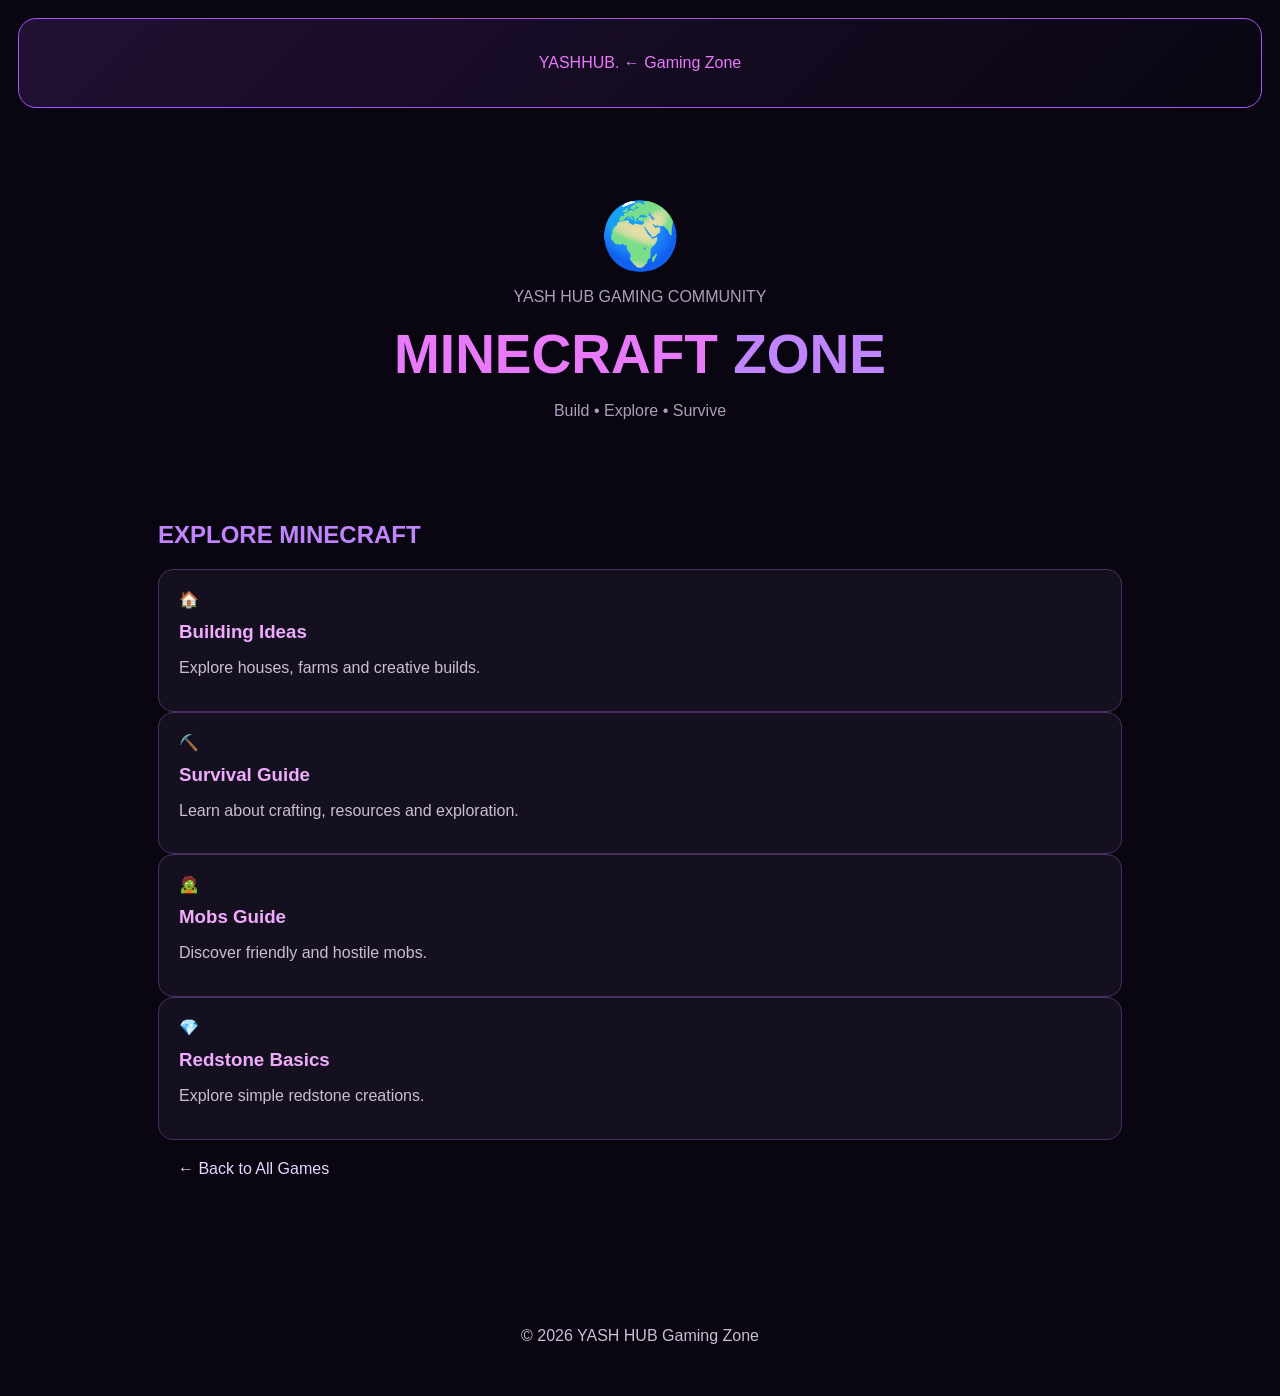
<file: gaming/minecraft.html>
<!DOCTYPE html>
<html lang="en">
<head>
<meta charset="UTF-8">
<meta name="viewport" content="width=device-width, initial-scale=1.0">
<meta name="theme-color" content="#090611">
<title>MINECRAFT | YASH HUB Gaming</title>
<link rel="stylesheet" href="gaming.css">
<style>
.game-hero{text-align:center;padding:65px 20px 35px}
.game-hero .big{font-size:65px}
.game-hero h1{font-size:clamp(34px,8vw,55px);margin:12px 0}
.game-hero h1 span{color:#c084fc}
.game-hero p{color:#aaa0bb}
.info{max-width:1000px;margin:auto;padding:25px 18px 60px}
.info h2{margin-bottom:20px}
.info h2 span{color:#c084fc}
.back-link{display:inline-block;margin:20px;color:#e9d5ff;text-decoration:none}
</style>
</head>
<body>
<header>
<a href="index.html" class="logo">YASH<span>HUB.</span></a>
<a href="index.html" class="back">← Gaming Zone</a>
</header>
<section class="game-hero">
<div class="big">🌍</div>
<p class="tag">YASH HUB GAMING COMMUNITY</p>
<h1>MINECRAFT <span>ZONE</span></h1>
<p>Build • Explore • Survive</p>
</section>
<section class="info">
<h2>EXPLORE <span>MINECRAFT</span></h2>
<div class="grid">
<article class="card"><div class="emoji">🏠</div><h3>Building Ideas</h3><p>Explore houses, farms and creative builds.</p></article><article class="card"><div class="emoji">⛏️</div><h3>Survival Guide</h3><p>Learn about crafting, resources and exploration.</p></article><article class="card"><div class="emoji">🧟</div><h3>Mobs Guide</h3><p>Discover friendly and hostile mobs.</p></article><article class="card"><div class="emoji">💎</div><h3>Redstone Basics</h3><p>Explore simple redstone creations.</p></article>
</div>
<a class="back-link" href="index.html">← Back to All Games</a>
</section>
<footer><p>© 2026 YASH HUB Gaming Zone</p></footer>
</body>
</html>
</file>
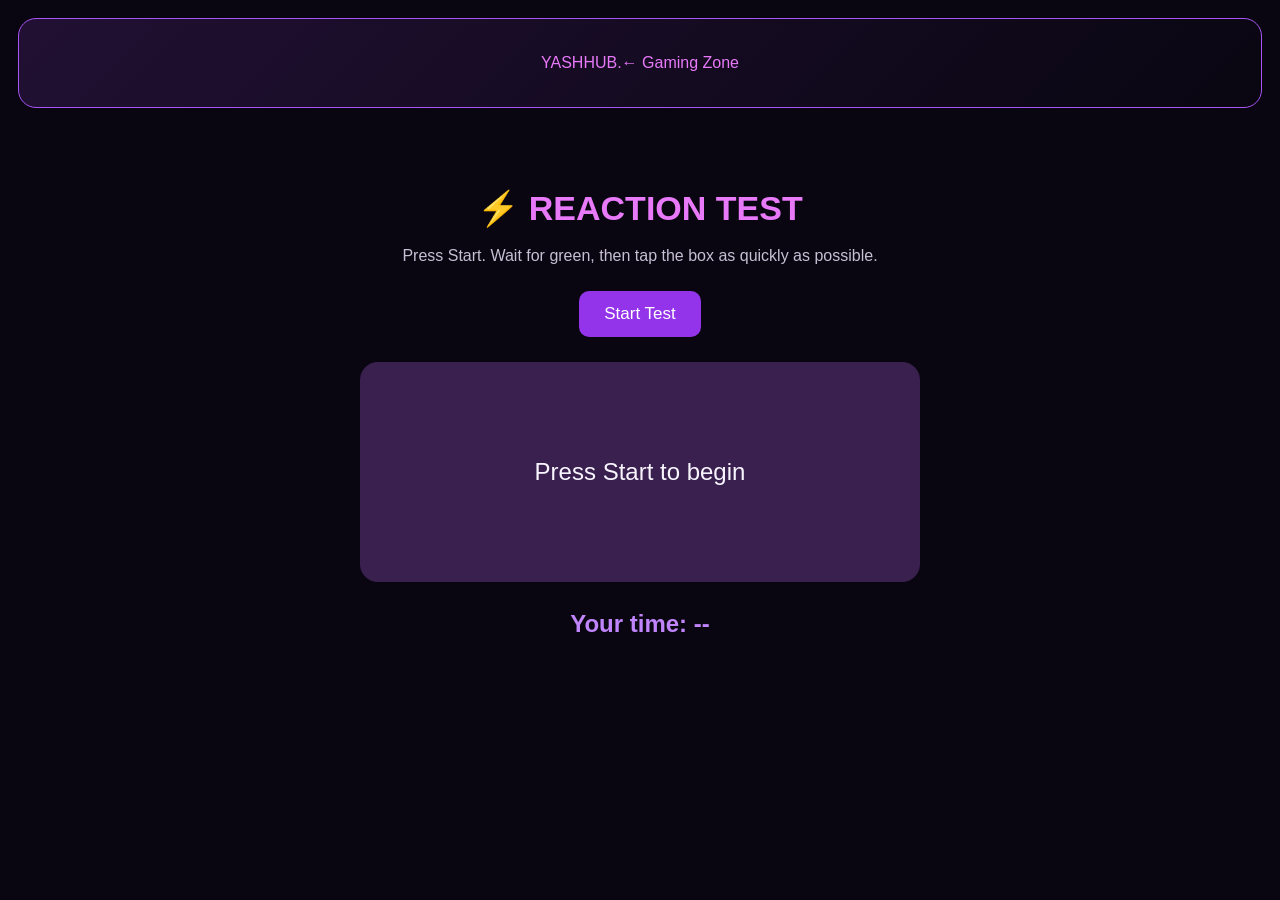
<file: gaming/reaction.html>
<!DOCTYPE html>
<html lang="en">
<head>
<meta charset="UTF-8">
<meta name="viewport" content="width=device-width, initial-scale=1">
<title>Reaction Test | YASH HUB</title>
<link rel="stylesheet" href="gaming.css">
<style>
.play{max-width:600px;margin:45px auto;padding:20px;text-align:center}
#box{margin:25px auto;min-height:220px;border-radius:18px;background:#39204e;display:flex;align-items:center;justify-content:center;padding:20px;font-size:24px;cursor:pointer;user-select:none}
#box.wait{background:#a16207}
#box.ready{background:#15803d}
button{background:#9333ea;color:white;border:0;padding:13px 25px;border-radius:10px;font-size:17px}
</style>
</head>
<body>
<header><a class="logo" href="../index.html">YASH<span>HUB.</span></a><a class="back" href="index.html">← Gaming Zone</a></header>
<main class="play">
<h1>⚡ REACTION TEST</h1>
<p>Press Start. Wait for green, then tap the box as quickly as possible.</p>
<button onclick="start()">Start Test</button>
<div id="box">Press Start to begin</div>
<h2 id="result">Your time: --</h2>
</main>
<script>
let timer=null,startTime=0,state='idle';
const box=document.getElementById('box');
function start(){
 clearTimeout(timer);
 state='wait';
 box.className='wait';
 box.textContent='Wait for GREEN...';
 document.getElementById('result').textContent='Get ready!';
 timer=setTimeout(()=>{
  if(state!=='wait')return;
  state='ready';
  box.className='ready';
  box.textContent='TAP NOW!';
  startTime=performance.now();
 },1500+Math.random()*3500);
}
box.addEventListener('click',()=>{
 if(state==='wait'){
  clearTimeout(timer);state='early';box.className='';box.textContent='Too early! Try again.';document.getElementById('result').textContent='Wait until green appears.';
 }else if(state==='ready'){
  const time=Math.round(performance.now()-startTime);
  state='done';box.className='';box.textContent='Test complete!';document.getElementById('result').textContent='Your reaction time: '+time+' ms';
 }
});
</script>
</main>
</body>
</html>
</file>
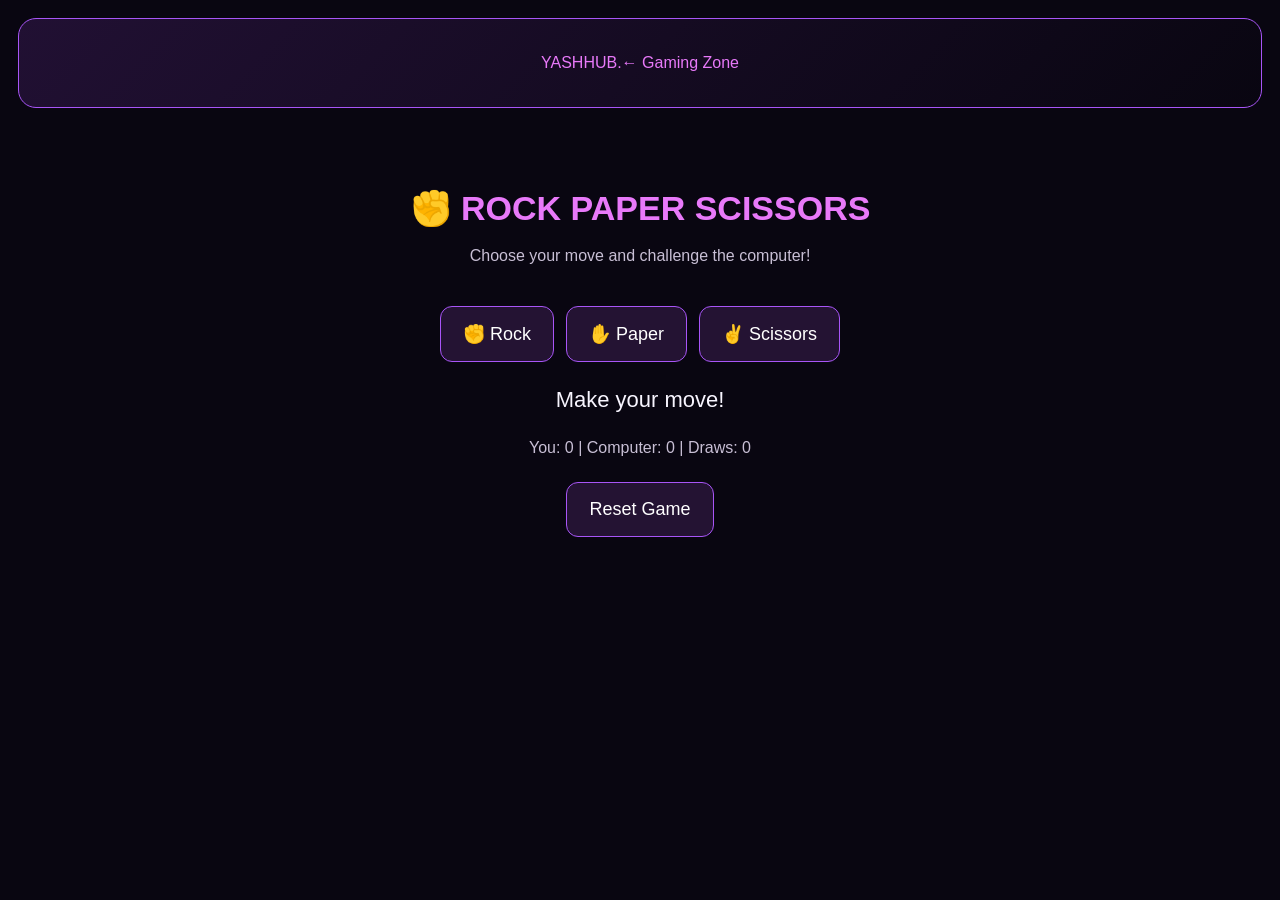
<file: gaming/rock-paper-scissors.html>
<!DOCTYPE html>
<html lang="en">
<head>
<meta charset="UTF-8">
<meta name="viewport" content="width=device-width, initial-scale=1">
<title>Rock Paper Scissors | YASH HUB</title>
<link rel="stylesheet" href="gaming.css">
<style>
.play{max-width:600px;margin:45px auto;padding:20px;text-align:center}
.choices{display:flex;justify-content:center;gap:12px;flex-wrap:wrap;margin:25px 0}
button{background:#241333;color:white;border:1px solid #a855f7;padding:16px 22px;border-radius:12px;font-size:18px}
button:active{background:#9333ea}
#result{font-size:22px;margin:22px}
</style>
</head>
<body>
<header><a class="logo" href="../index.html">YASH<span>HUB.</span></a><a class="back" href="index.html">← Gaming Zone</a></header>
<main class="play">
<h1>✊ ROCK PAPER SCISSORS</h1>
<p>Choose your move and challenge the computer!</p>
<div class="choices">
<button onclick="play('Rock')">✊ Rock</button>
<button onclick="play('Paper')">✋ Paper</button>
<button onclick="play('Scissors')">✌️ Scissors</button>
</div>
<div id="result">Make your move!</div>
<p id="score">You: 0 | Computer: 0 | Draws: 0</p>
<button onclick="resetGame()">Reset Game</button>
</main>
<script>
let you=0,computer=0,draws=0;
function play(choice){
 const options=['Rock','Paper','Scissors'];
 const cpu=options[Math.floor(Math.random()*3)];
 let message='';
 if(choice===cpu){draws++;message='It is a Draw!';}
 else if((choice==='Rock'&&cpu==='Scissors')||(choice==='Paper'&&cpu==='Rock')||(choice==='Scissors'&&cpu==='Paper')){you++;message='You Win! 🎉';}
 else{computer++;message='Computer Wins!';}
 document.getElementById('result').textContent='You: '+choice+' | Computer: '+cpu+' — '+message;
 update();
}
function update(){document.getElementById('score').textContent=`You: ${you} | Computer: ${computer} | Draws: ${draws}`;}
function resetGame(){you=0;computer=0;draws=0;document.getElementById('result').textContent='Make your move!';update();}
</script>
</body>
</html>
</file>
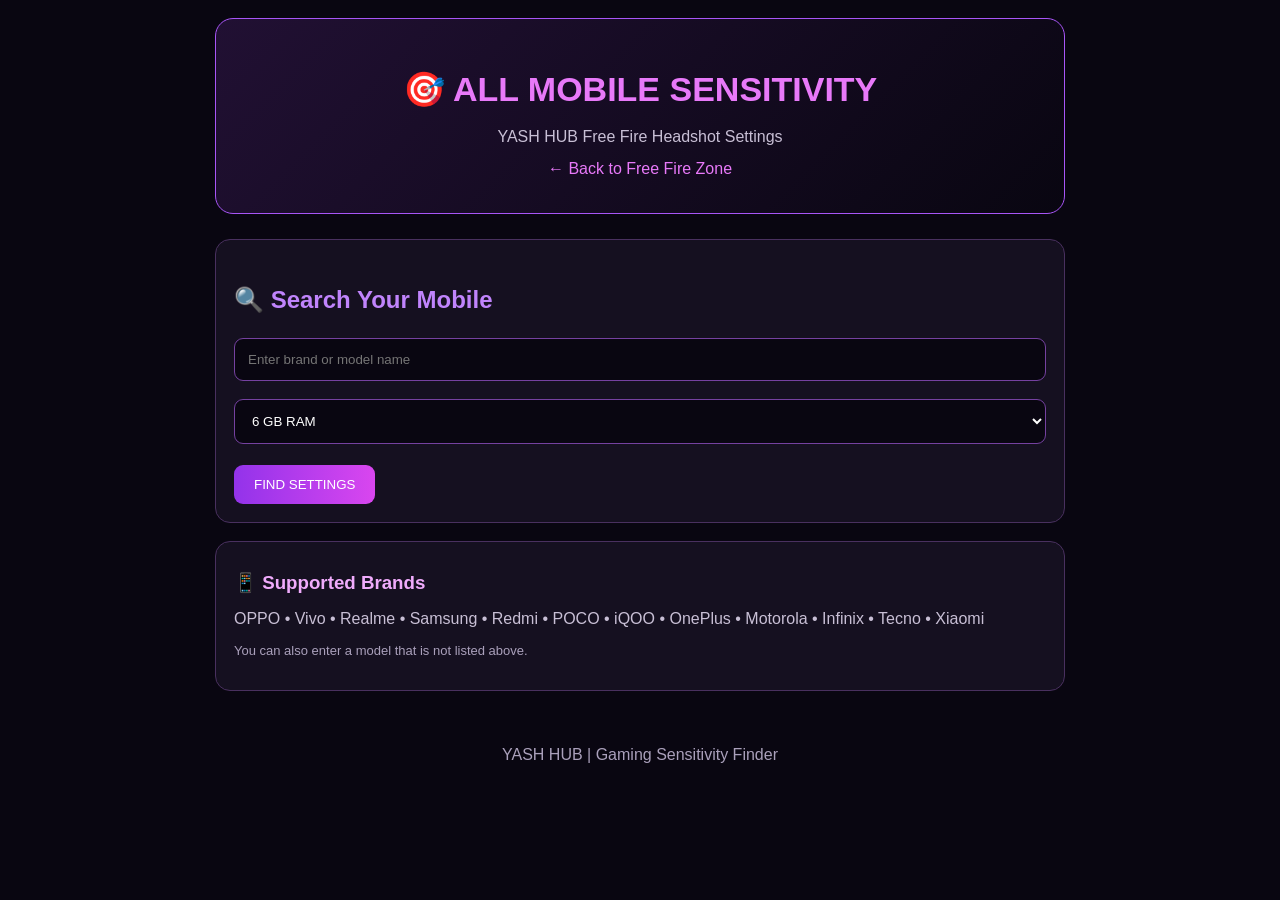
<file: gaming/sensitivity-database.html>
<!DOCTYPE html>
<html lang="en">
<head>
<meta charset="UTF-8">
<meta name="viewport" content="width=device-width, initial-scale=1">
<title>All Mobile Sensitivity | YASH HUB</title>
<link rel="stylesheet" href="gaming.css">
<style>
.wrap{max-width:850px;margin:auto}
.panel{background:#151020;border:1px solid #49305f;border-radius:15px;padding:18px;margin:18px 0}
input,select{width:100%;padding:13px;margin:9px 0;background:#090611;color:white;border:1px solid #7541a0;border-radius:9px}
.result{padding:14px;margin:12px 0;background:#090611;border-radius:10px}
.value{color:#e879f9;font-weight:bold}
.small{font-size:13px;color:#aaa0bb}
</style>
</head>
<body>
<div class="wrap">
<header>
<h1>🎯 ALL MOBILE SENSITIVITY</h1>
<p>YASH HUB Free Fire Headshot Settings</p>
<a href="free-fire.html">← Back to Free Fire Zone</a>
</header>

<div class="panel">
<h2>🔍 Search Your Mobile</h2>
<input id="search" list="phones" placeholder="Enter brand or model name">
<datalist id="phones">
<option value="OPPO A6x 5G">
<option value="OPPO A78 5G">
<option value="OPPO A79 5G">
<option value="OPPO F27 Pro+">
<option value="Vivo T3 5G">
<option value="Vivo T4 5G">
<option value="Vivo Y28 5G">
<option value="Realme C67 5G">
<option value="Realme Narzo 70 5G">
<option value="Realme P1 5G">
<option value="Samsung Galaxy M15 5G">
<option value="Samsung Galaxy A15 5G">
<option value="Redmi Note 13 5G">
<option value="Redmi 13 5G">
<option value="POCO X6 5G">
<option value="POCO M6 Pro 5G">
<option value="iQOO Z9 5G">
<option value="iQOO Neo 9 Pro">
<option value="OnePlus Nord CE 4">
<option value="OnePlus Nord CE 4 Lite">
<option value="Motorola G85 5G">
<option value="Motorola Edge 50 Fusion">
<option value="Infinix GT 20 Pro">
<option value="Infinix Note 40 5G">
</datalist>

<select id="ram">
<option value="2">2 GB RAM</option>
<option value="3">3 GB RAM</option>
<option value="4">4 GB RAM</option>
<option value="6" selected>6 GB RAM</option>
<option value="8">8 GB RAM</option>
<option value="12">12 GB RAM</option>
<option value="16">16 GB RAM</option>
<option value="24">24 GB RAM</option>
</select>

<button onclick="findSettings()">FIND SETTINGS</button>
</div>

<div class="panel" id="output" style="display:none">
<h2>🎮 Recommended Settings</h2>
<h3 id="phoneTitle"></h3>
<div id="settings"></div>
<button onclick="copySettings()">COPY ALL SETTINGS</button>
<p class="small" id="status"></p>
</div>

<div class="panel">
<h3>📱 Supported Brands</h3>
<p>OPPO • Vivo • Realme • Samsung • Redmi • POCO • iQOO • OnePlus • Motorola • Infinix • Tecno • Xiaomi</p>
<p class="small">You can also enter a model that is not listed above.</p>
</div>

<footer>YASH HUB | Gaming Sensitivity Finder</footer>
</div>

<script>
let currentText="";

function findSettings(){
 const phone=document.getElementById("search").value.trim();
 const ram=Number(document.getElementById("ram").value);

 if(!phone){
  alert("Enter your mobile model!");
  return;
 }

 // Starting recommendations, not device-tested values.
 const adjustment=ram<=3?-10:ram<=4?-5:ram<=6?0:ram<=8?3:5;

 const values={
  "General":Math.min(200,190+adjustment),
  "Red Dot":Math.min(200,185+adjustment),
  "2X Scope":Math.min(200,180+adjustment),
  "4X Scope":Math.min(200,170+adjustment),
  "Sniper Scope":Math.min(200,100+adjustment),
  "Free Look":Math.min(200,150+adjustment),
  "Fire Button Size":50
 };

 document.getElementById("phoneTitle").textContent=
  phone+" | "+ram+" GB RAM";

 document.getElementById("settings").innerHTML=
  Object.entries(values).map(([key,value])=>
   `<div class="result">${key}: <span class="value">${value}</span></div>`
  ).join("");

 document.getElementById("status").textContent=
  "Status: Recommended starting preset — not independently tested on this device. Adjust in training mode.";

 currentText="YASH HUB SENSITIVITY\n"+phone+" | "+ram+" GB RAM\n"+
  Object.entries(values).map(([k,v])=>k+": "+v).join("\n");

 document.getElementById("output").style.display="block";
}

function copySettings(){
 if(!currentText)return;
 if(navigator.clipboard && navigator.clipboard.writeText){
  navigator.clipboard.writeText(currentText)
   .then(()=>alert("Settings copied!"))
   .catch(()=>alert("Copy unavailable. Please copy manually."));
 }else{
  alert("Clipboard unavailable in this browser.");
 }
}
</script>
</body>
</html>
</file>
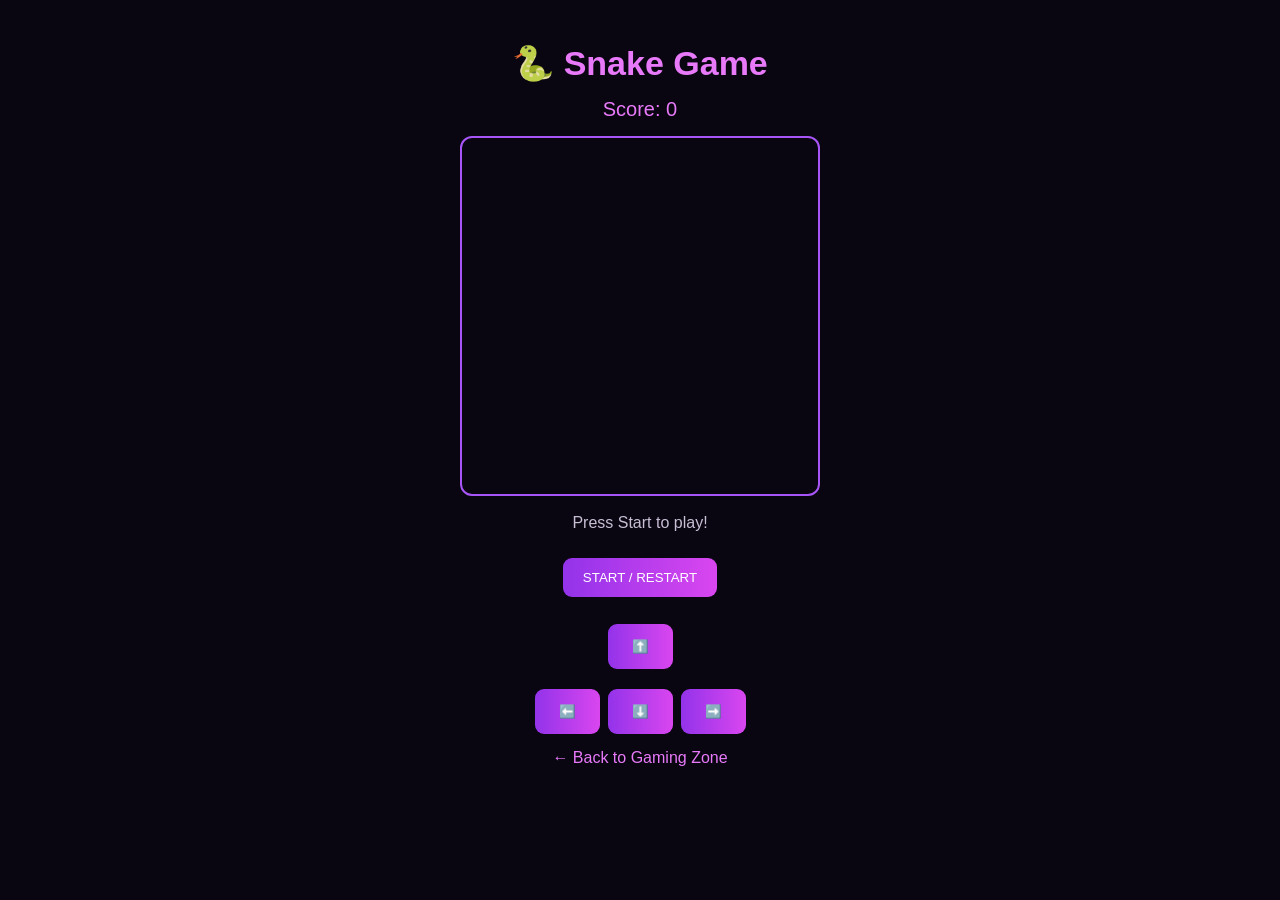
<file: gaming/snake.html>
<!DOCTYPE html>
<html lang="en">
<head>
<meta charset="UTF-8">
<meta name="viewport" content="width=device-width, initial-scale=1">
<title>YASH HUB - Snake Game</title>
<link rel="stylesheet" href="gaming.css">
<style>
.game {max-width:420px;margin:25px auto;text-align:center}
canvas {width:100%;max-width:360px;background:#090611;border:2px solid #a855f7;border-radius:12px}
.controls {display:grid;grid-template-columns:repeat(3,65px);justify-content:center;gap:8px;margin:15px}
.controls button {padding:15px}
.score {font-size:20px;color:#e879f9;margin:15px}
</style>
</head>
<body>
<div class="game">
<h1>🐍 Snake Game</h1>
<div class="score">Score: <span id="score">0</span></div>
<canvas id="board" width="360" height="360"></canvas>
<p id="status">Press Start to play!</p>
<button onclick="startGame()">START / RESTART</button>
<div class="controls">
<span></span><button onclick="change('up')">⬆️</button><span></span>
<button onclick="change('left')">⬅️</button>
<button onclick="change('down')">⬇️</button>
<button onclick="change('right')">➡️</button>
</div>
<a href="index.html">← Back to Gaming Zone</a>
</div>
<script>
const canvas=document.getElementById("board");
const ctx=canvas.getContext("2d");
const size=18;
let snake,food,dx,dy,score,timer,running=false;

function startGame(){
clearInterval(timer);
snake=[{x:9,y:9},{x:8,y:9},{x:7,y:9}];
dx=1;dy=0;score=0;
document.getElementById("score").textContent=score;
document.getElementById("status").textContent="Game running!";
running=true;
newFood();
draw();
timer=setInterval(move,130);
}
function newFood(){
food={x:Math.floor(Math.random()*20),y:Math.floor(Math.random()*20)};
}
function change(dir){
if(!running)return;
if(dir==="up"&&dy!==1){dx=0;dy=-1}
if(dir==="down"&&dy!==-1){dx=0;dy=1}
if(dir==="left"&&dx!==1){dx=-1;dy=0}
if(dir==="right"&&dx!==-1){dx=1;dy=0}
}
function move(){
let head={x:snake[0].x+dx,y:snake[0].y+dy};
if(head.x<0||head.y<0||head.x>=20||head.y>=20||
snake.some((p,i)=>i<snake.length-1&&p.x===head.x&&p.y===head.y)){
running=false;clearInterval(timer);
document.getElementById("status").textContent="Game Over! Score: "+score;
return;
}
snake.unshift(head);
if(head.x===food.x&&head.y===food.y){
score+=10;
document.getElementById("score").textContent=score;
newFood();
}else snake.pop();
draw();
}
function draw(){
ctx.fillStyle="#090611";
ctx.fillRect(0,0,360,360);
ctx.fillStyle="#e879f9";
ctx.fillRect(food.x*size,food.y*size,size-2,size-2);
snake.forEach((p,i)=>{
ctx.fillStyle=i===0?"#c084fc":"#9333ea";
ctx.fillRect(p.x*size,p.y*size,size-2,size-2);
});
}
document.addEventListener("keydown",e=>{
const keys={ArrowUp:"up",ArrowDown:"down",ArrowLeft:"left",ArrowRight:"right"};
if(keys[e.key]){e.preventDefault();change(keys[e.key])}
});
</script>
</body>
</html>
</file>
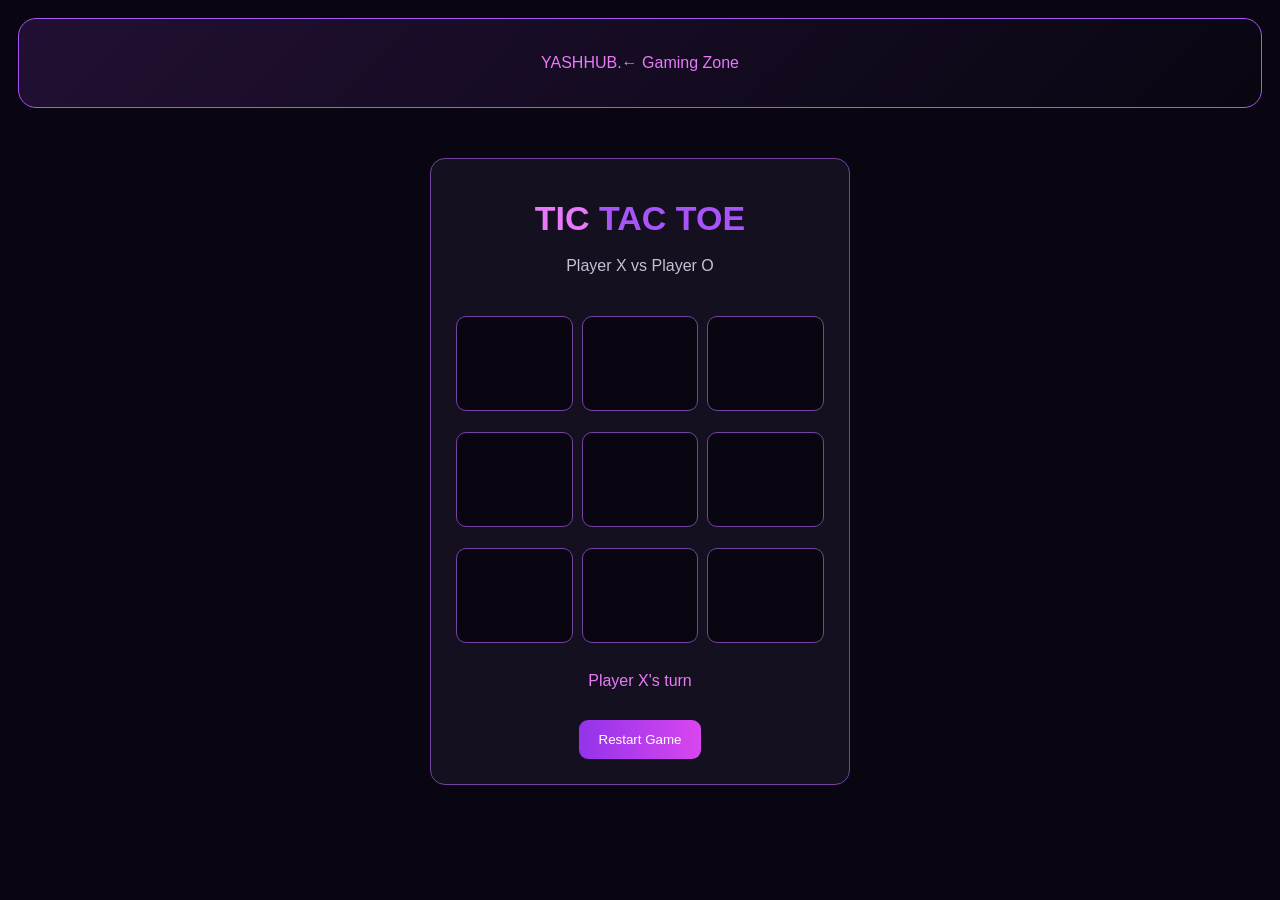
<file: gaming/tic-tac-toe.html>
<!DOCTYPE html>
<html lang="en">
<head>
<meta charset="UTF-8">
<meta name="viewport" content="width=device-width, initial-scale=1">
<title>YASH HUB | Tic Tac Toe</title>
<link rel="stylesheet" href="gaming.css">
<style>
.game{max-width:420px;margin:50px auto;padding:25px;background:#151020;border:1px solid #7543a0;border-radius:15px;text-align:center}
.board{display:grid;grid-template-columns:repeat(3,1fr);gap:9px;margin:25px 0}
.cell{height:95px;border:1px solid #7543a0;border-radius:10px;background:#090611;color:#e879f9;font-size:38px;font-weight:bold}
.cell:disabled{opacity:1}
#status{color:#e879f9;margin:15px}
</style>
</head>
<body>
<header><a class="logo" href="index.html">YASH<span>HUB.</span></a><a class="back" href="index.html">← Gaming Zone</a></header>
<main class="game">
<h1>TIC <span style="color:#a855f7">TAC TOE</span></h1>
<p>Player X vs Player O</p>
<div class="board" id="board">
<button class="cell"></button><button class="cell"></button><button class="cell"></button>
<button class="cell"></button><button class="cell"></button><button class="cell"></button>
<button class="cell"></button><button class="cell"></button><button class="cell"></button>
</div>
<p id="status">Player X's turn</p>
<button class="btn" onclick="resetGame()">Restart Game</button>
</main>
<script>
const cells=[...document.querySelectorAll(".cell")];
const statusText=document.getElementById("status");
let current="X",active=true,board=Array(9).fill("");
const wins=[[0,1,2],[3,4,5],[6,7,8],[0,3,6],[1,4,7],[2,5,8],[0,4,8],[2,4,6]];
cells.forEach((cell,i)=>cell.addEventListener("click",()=>{
 if(!active||board[i])return;
 board[i]=current;cell.textContent=current;
 if(wins.some(line=>line.every(index=>board[index]===current))){
  statusText.textContent="Player "+current+" wins! 🏆";active=false;return;
 }
 if(board.every(Boolean)){statusText.textContent="It's a draw!";active=false;return;}
 current=current==="X"?"O":"X";
 statusText.textContent="Player "+current+"'s turn";
}));
function resetGame(){
 board=Array(9).fill("");current="X";active=true;
 cells.forEach(cell=>{cell.textContent="";});
 statusText.textContent="Player X's turn";
}
</script>
</body>
</html>
</file>
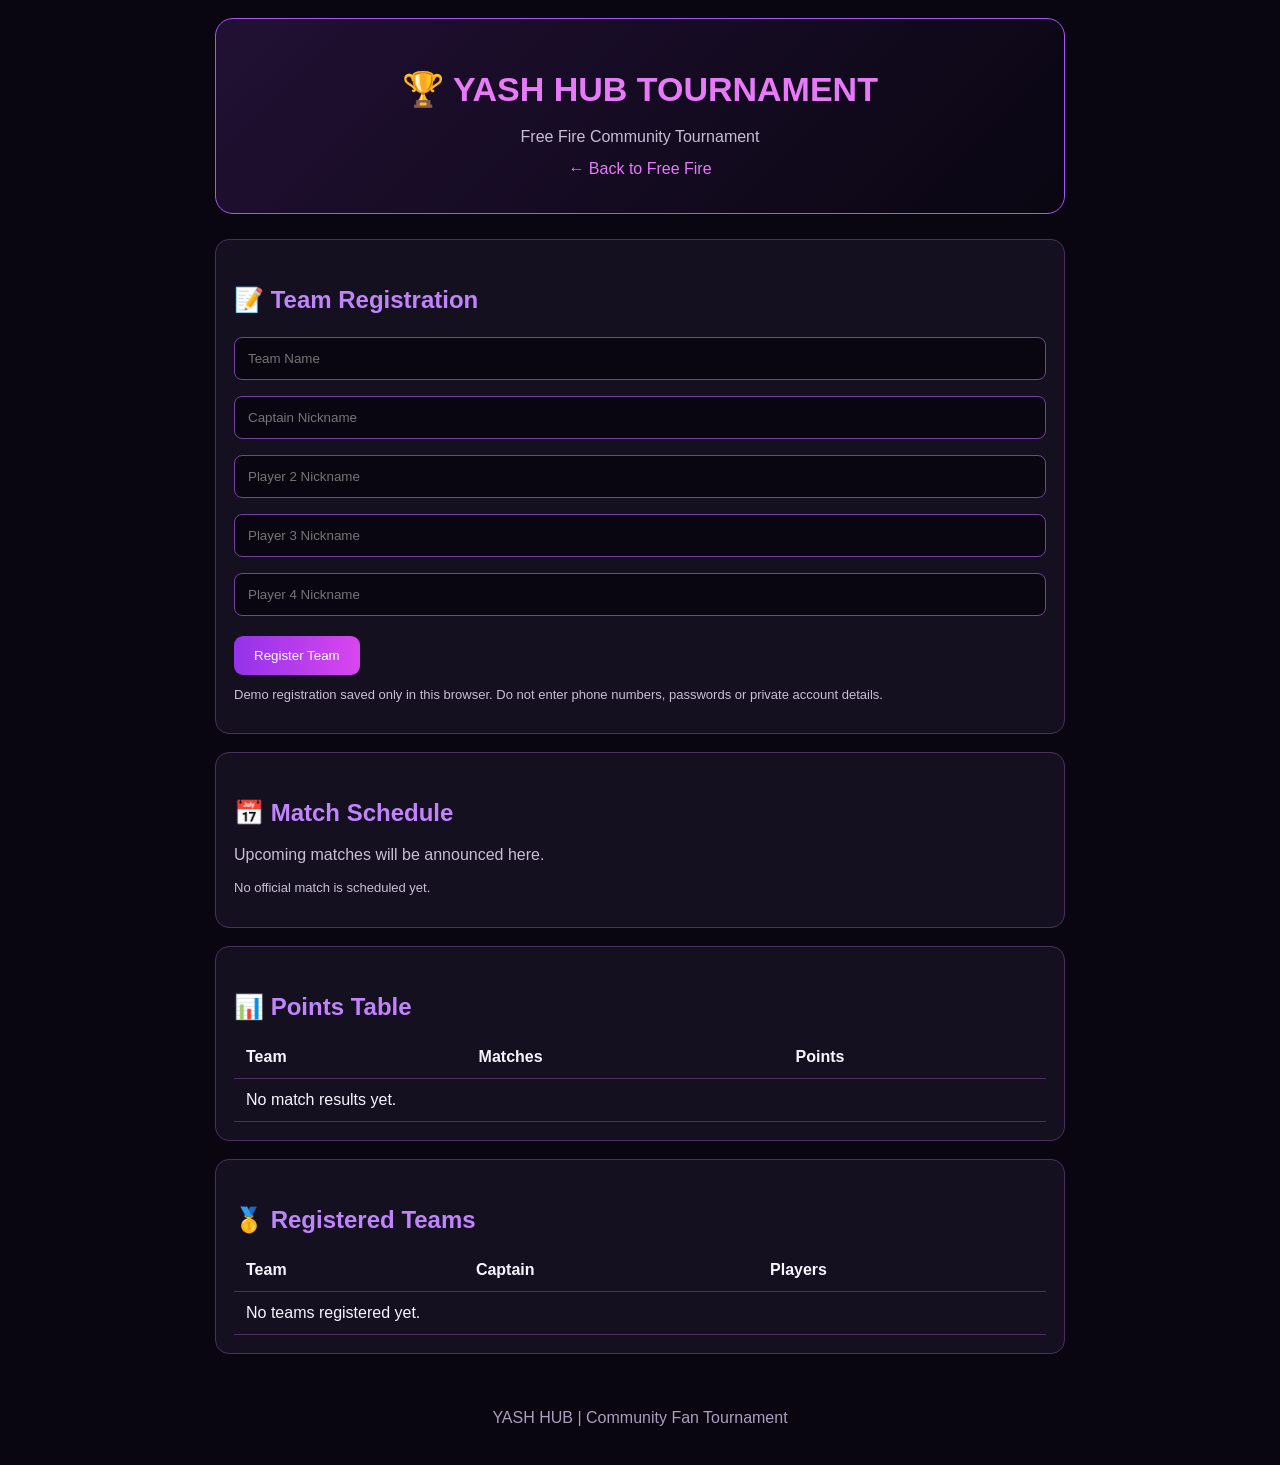
<file: gaming/tournament.html>
<!DOCTYPE html>
<html lang="en">
<head>
<meta charset="UTF-8">
<meta name="viewport" content="width=device-width, initial-scale=1">
<title>Free Fire Tournament | YASH HUB</title>
<link rel="stylesheet" href="gaming.css">
<style>
.wrap{max-width:850px;margin:auto}
.panel{background:#151020;border:1px solid #49305f;border-radius:14px;padding:18px;margin:18px 0}
input,select{width:100%;padding:13px;margin:8px 0;background:#090611;color:white;border:1px solid #7541a0;border-radius:8px}
table{width:100%;border-collapse:collapse}
td,th{padding:12px;border-bottom:1px solid #49305f;text-align:left}
.notice{color:#c8bfd5;font-size:13px}
</style>
</head>
<body>
<div class="wrap">
<header>
<h1>🏆 YASH HUB TOURNAMENT</h1>
<p>Free Fire Community Tournament</p>
<a href="free-fire.html">← Back to Free Fire</a>
</header>

<section class="panel">
<h2>📝 Team Registration</h2>
<form id="registerForm">
<input id="team" placeholder="Team Name" maxlength="25" required>
<input id="captain" placeholder="Captain Nickname" maxlength="20" required>
<input id="p2" placeholder="Player 2 Nickname" maxlength="20" required>
<input id="p3" placeholder="Player 3 Nickname" maxlength="20" required>
<input id="p4" placeholder="Player 4 Nickname" maxlength="20" required>
<button type="submit">Register Team</button>
</form>
<p class="notice">Demo registration saved only in this browser. Do not enter phone numbers, passwords or private account details.</p>
<p id="message"></p>
</section>

<section class="panel">
<h2>📅 Match Schedule</h2>
<p>Upcoming matches will be announced here.</p>
<p class="notice">No official match is scheduled yet.</p>
</section>

<section class="panel">
<h2>📊 Points Table</h2>
<div style="overflow-x:auto">
<table>
<thead><tr><th>Team</th><th>Matches</th><th>Points</th></tr></thead>
<tbody id="points">
<tr><td colspan="3">No match results yet.</td></tr>
</tbody>
</table>
</div>
</section>

<section class="panel">
<h2>🥇 Registered Teams</h2>
<div style="overflow-x:auto">
<table>
<thead><tr><th>Team</th><th>Captain</th><th>Players</th></tr></thead>
<tbody id="teams">
<tr><td colspan="3">No teams registered yet.</td></tr>
</tbody>
</table>
</div>
</section>

<footer>YASH HUB | Community Fan Tournament</footer>
</div>

<script>
const form=document.getElementById("registerForm");

function getTeams(){
 return JSON.parse(localStorage.getItem("yash_ff_teams")||"[]");
}

function renderTeams(){
 const teams=getTeams();
 const body=document.getElementById("teams");
 body.textContent="";
 if(!teams.length){
  body.innerHTML='<tr><td colspan="3">No teams registered yet.</td></tr>';
  return;
 }
 teams.forEach(t=>{
  const tr=document.createElement("tr");
  [t.team,t.captain,t.players.join(", ")].forEach(value=>{
   const td=document.createElement("td");
   td.textContent=value;
   tr.appendChild(td);
  });
  body.appendChild(tr);
 });
}

form.addEventListener("submit",function(e){
 e.preventDefault();
 const team=document.getElementById("team").value.trim();
 const captain=document.getElementById("captain").value.trim();
 const players=[
 captain,
 document.getElementById("p2").value.trim(),
 document.getElementById("p3").value.trim(),
 document.getElementById("p4").value.trim()
 ];
 if(!team||players.some(p=>!p)){
  document.getElementById("message").textContent="Please fill all fields.";
  return;
 }
 const teams=getTeams();
 if(teams.some(t=>t.team.toLowerCase()===team.toLowerCase())){
  document.getElementById("message").textContent="Team name already registered.";
  return;
 }
 teams.push({team,captain,players});
 localStorage.setItem("yash_ff_teams",JSON.stringify(teams));
 document.getElementById("message").textContent="Team registered successfully!";
 form.reset();
 renderTeams();
});

renderTeams();
</script>
</body>
</html>
</file>
<file: gaming/gaming.css>
* {
  margin: 0;
  padding: 0;
  box-sizing: border-box;
}

body {
  background: #090611;
  color: #f8f5ff;
  font-family: Arial, sans-serif;
  padding: 18px;
}

a {
  color: #e879f9;
  text-decoration: none;
}

a:hover {
  color: #fff;
}

header, .hero {
  text-align: center;
  padding: 35px 15px;
  background: linear-gradient(135deg, #211033, #090611);
  border: 1px solid #a855f7;
  border-radius: 18px;
  margin-bottom: 25px;
}

h1 {
  color: #e879f9;
  font-size: 34px;
  margin: 15px 0;
}

h2 {
  color: #c084fc;
  margin: 28px 0 15px;
}

h3 {
  color: #f0abfc;
  margin: 12px 0;
}

p {
  color: #c8bfd5;
  line-height: 1.6;
  margin: 10px 0;
}

.cards {
  display: grid;
  grid-template-columns: repeat(auto-fit, minmax(220px, 1fr));
  gap: 16px;
}

.card {
  background: #151020;
  border: 1px solid #49305f;
  border-radius: 15px;
  padding: 20px;
  transition: 0.2s;
}

.card:hover {
  border-color: #e879f9;
  transform: translateY(-4px);
  box-shadow: 0 0 18px #a855f755;
}

button {
  background: linear-gradient(90deg, #9333ea, #d946ef);
  color: white;
  border: 0;
  border-radius: 9px;
  padding: 12px 20px;
  margin-top: 12px;
  cursor: pointer;
}

footer {
  text-align: center;
  margin-top: 35px;
  padding: 20px;
  color: #aaa0bb;
}

@media(max-width: 500px) {
  body { padding: 12px; }
  h1 { font-size: 27px; }
  .cards { grid-template-columns: 1fr; }
}
</file>
